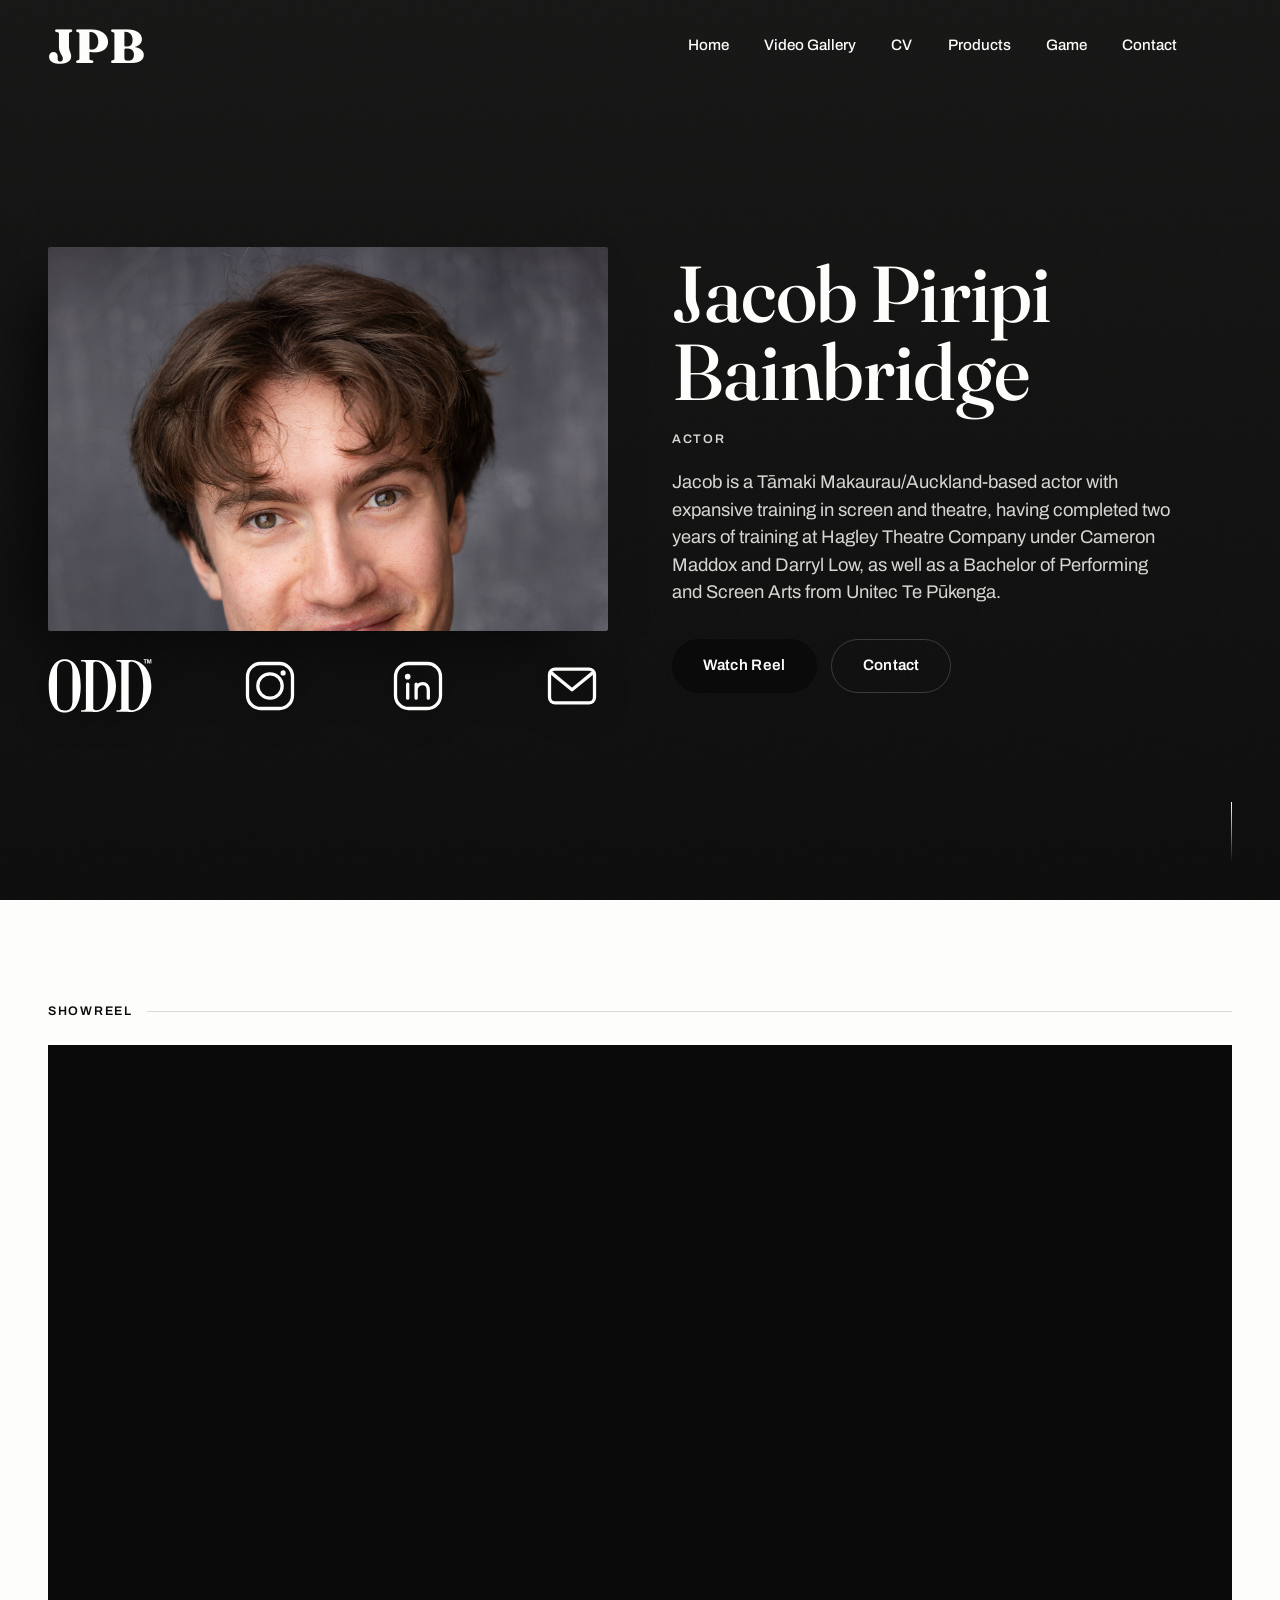
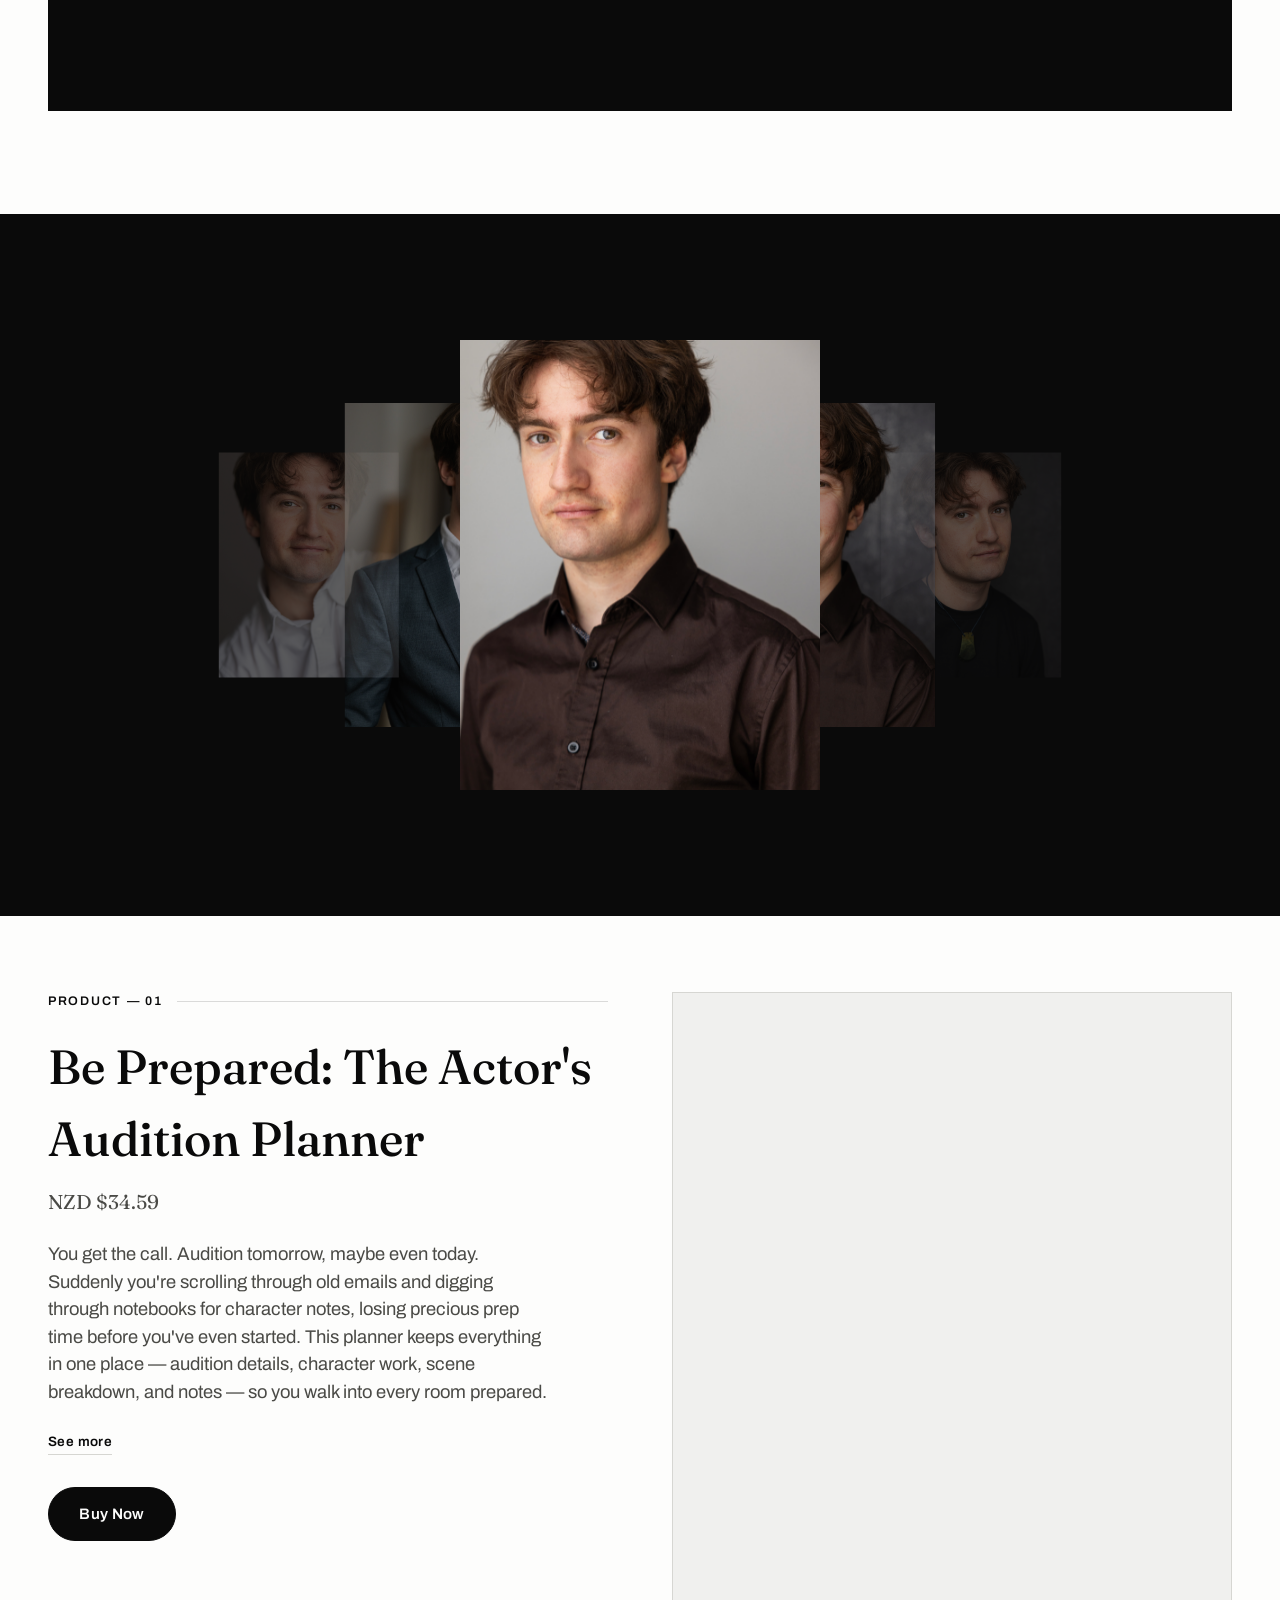
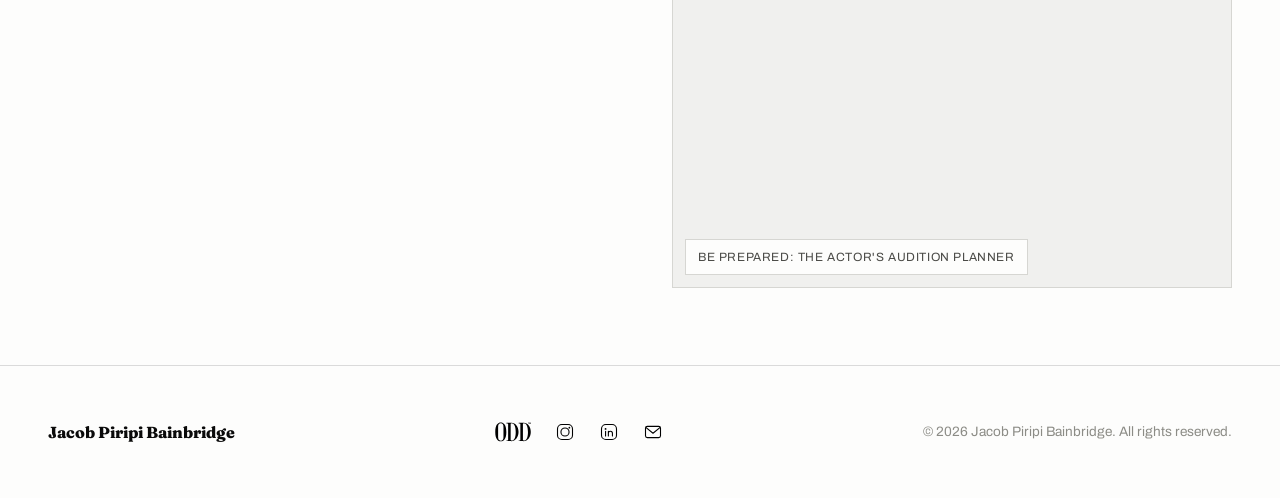
<file: index.html>
<!doctype html>
<html lang="en">
<head>
<meta charset="UTF-8">
<meta name="viewport" content="width=device-width, initial-scale=1">
<title>Jacob Piripi Bainbridge — Actor</title>
<meta name="description" content="Official portfolio of Jacob Piripi Bainbridge, actor. Showreel, photo gallery, CV, and booking contact.">
<meta property="og:url" content="https://jacobbainbridge.github.io/JPB/" />
<meta property="og:title" content="Jacob Piripi Bainbridge — Actor">
<meta property="og:description" content="Official portfolio of Jacob Piripi Bainbridge, actor.">
<meta property="og:type" content="website">
<meta property="og:image" content="https://jacobbainbridge.github.io/JPB/assets/images/og-image.jpg" />
<meta property="og:image:width" content="1200" />
<meta property="og:image:height" content="630" />
<meta property="og:image:type" content="image/jpeg" />
<link rel="preconnect" href="https://fonts.googleapis.com">
<link rel="preconnect" href="https://fonts.gstatic.com" crossorigin>
<link href="https://fonts.googleapis.com/css2?family=Archivo:wght@400;500;600;700&family=Fraunces:ital,opsz,wght@0,9..144,300;0,9..144,500;0,9..144,600;0,9..144,700;1,9..144,500&display=swap" rel="stylesheet">
<link rel="stylesheet" href="css/style.css">
<link rel="icon" type="image/svg+xml" href="assets/images/jpb-icon.svg">
<link rel="icon" type="image/png" sizes="512x512" href="assets/images/jpb-icon-512.png">
<link rel="apple-touch-icon" href="assets/images/jpb-icon-180.png">
</head>
<body>

<a class="skip-link" href="#main">Skip to content</a>

<header class="site-header" id="siteHeader">
  <div class="header-inner">
    <a href="index.html" class="wordmark">JPB</a>

    <button class="nav-toggle" id="navToggle" aria-expanded="false" aria-controls="primaryNav">
      <span class="nav-toggle-bar"></span>
      <span class="nav-toggle-bar"></span>
      <span class="nav-toggle-label">Menu</span>
    </button>

    <nav class="primary-nav" id="primaryNav" aria-label="Primary">
      <ul>
        <li><a href="index.html" aria-current="page">Home</a></li>
        <li><a href="video-gallery.html">Video Gallery</a></li>
        <li><a href="cv.html">CV</a></li>
        <li><a href="products.html">Products</a></li>
        <li><a href="game.html">Game</a></li>
        <li><a href="contact.html" class="nav-cta">Contact</a></li>
      </ul>
    </nav>
  </div>
</header>

<main id="main">

  <!-- HERO -->
  <section class="hero" aria-label="Introduction">

    <div class="hero-visual" aria-hidden="true">
      <div class="hero-bg"></div>
      <div class="hero-grain"></div>
    </div>

    <div class="hero-content">

      <div class="hero-photo-col">
        <div class="hero-photo-frame">
          <img class="hero-photo" src="assets/images/Headshot-4.jpg" alt="Jacob Piripi Bainbridge" width="1600" height="2399" loading="eager">
        </div>
        <ul class="hero-socials" aria-label="Follow Jacob">
          <li>
            <a href="https://odd.co.nz/contact/" target="_blank" rel="noopener" aria-label="Agency — Odd, opens in new tab">
              <img src="assets/images/logo-odd-white.svg" alt="" width="104" height="58">
            </a>
          </li>
          <li>
            <a href="https://www.instagram.com/jacobpiripibainbridge/" target="_blank" rel="noopener" aria-label="Instagram, opens in new tab">
              <img src="assets/images/logo-instagram-white.svg" alt="" width="60" height="60">
            </a>
          </li>
          <li>
            <a href="https://www.linkedin.com/in/jacob-bainbridge-147832246/" target="_blank" rel="noopener" aria-label="LinkedIn, opens in new tab">
              <img src="assets/images/logo-linkedin-white.svg" alt="" width="60" height="60">
            </a>
          </li>
          <li>
            <button type="button" data-email-trigger aria-label="Send a direct email">
              <img src="assets/images/logo-email-white.svg" alt="" width="60" height="60">
            </button>
          </li>
        </ul>
      </div>

      <div class="hero-text-col">
        <h1 class="hero-wordmark">Jacob&nbsp;Piripi<br>Bainbridge</h1>
        <p class="eyebrow hero-subtitle">Actor</p>
        <p class="bio-text hero-desc">
          Jacob is a Tāmaki Makaurau/Auckland-based actor with expansive training in screen and theatre, having completed two years of training at Hagley Theatre Company under Cameron Maddox and Darryl Low, as well as a Bachelor of Performing and Screen Arts from Unitec Te Pūkenga.
        </p>
        <div class="hero-actions">
          <a href="#reel" class="btn btn-primary">Watch Reel</a>
          <a href="contact.html" class="btn btn-ghost">Contact</a>
        </div>
      </div>

    </div>

    <a href="#reel" class="scroll-cue" aria-label="Scroll to showreel">
      <span class="scroll-cue-line"></span>
    </a>
  </section>

  <!-- REEL -->
  <section class="reel-section" id="reel" aria-label="Showreel">
    <div class="section-inner">
      <p class="eyebrow eyebrow--rule reel-eyebrow" id="reelEyebrow">Showreel</p>
      <div class="video-frame video-frame--large">
        <iframe
          id="heroReelFrame"
          src="https://www.youtube.com/embed/XZJoQFzggAU?rel=0&playsinline=1"
          title="Jacob Piripi Bainbridge — Showreel"
          loading="lazy"
          allow="accelerometer; autoplay; clipboard-write; encrypted-media; gyroscope; picture-in-picture"
          allowfullscreen>
        </iframe>
      </div>
    </div>
  </section>

  <!-- HEADSHOT CAROUSEL -->
  <section class="home-carousel-section" aria-label="Portrait gallery">
    <div class="home-carousel" id="homeCarousel">
      <div class="home-carousel-track" id="homeCarouselTrack">
        <button class="home-carousel-slide" type="button" data-photo-index="0" data-photo-src="assets/images/Headshot-1.jpg" data-photo-label="Headshot 1" data-label="Headshot 1" aria-label="Open headshot 1" style="background-image:url('assets/images/Headshot-1.jpg')"></button>
        <button class="home-carousel-slide" type="button" data-photo-index="1" data-photo-src="assets/images/Headshot-2.jpg" data-photo-label="Headshot 2" data-label="Headshot 2" aria-label="Open headshot 2" style="background-image:url('assets/images/Headshot-2.jpg')"></button>
        <button class="home-carousel-slide" type="button" data-photo-index="2" data-photo-src="assets/images/Headshot-3.jpg" data-photo-label="Headshot 3" data-label="Headshot 3" aria-label="Open headshot 3" style="background-image:url('assets/images/Headshot-3.jpg')"></button>
        <button class="home-carousel-slide" type="button" data-photo-index="3" data-photo-src="assets/images/Headshot-4.jpg" data-photo-label="Headshot 4" data-label="Headshot 4" aria-label="Open headshot 4" style="background-image:url('assets/images/Headshot-4.jpg')"></button>
        <button class="home-carousel-slide" type="button" data-photo-index="4" data-photo-src="assets/images/Headshot-5.jpg" data-photo-label="Headshot 5" data-label="Headshot 5" aria-label="Open headshot 5" style="background-image:url('assets/images/Headshot-5.jpg')"></button>
        <button class="home-carousel-slide" type="button" data-photo-index="5" data-photo-src="assets/images/Headshot-6.jpg" data-photo-label="Headshot 6" data-label="Headshot 6" aria-label="Open headshot 6" style="background-image:url('assets/images/Headshot-6.jpg')"></button>
        <button class="home-carousel-slide" type="button" data-photo-index="6" data-photo-src="assets/images/Headshot-7.jpg" data-photo-label="Headshot 7" data-label="Headshot 7" aria-label="Open headshot 7" style="background-image:url('assets/images/Headshot-7.jpg')"></button>
      </div>
    </div>
  </section>

  <!-- FEATURED PRODUCT -->
  <section class="product-list fade-in" aria-label="Featured product">
    <div class="section-inner">

      <div class="product-row">
        <div class="product-info">
          <p class="eyebrow eyebrow--rule">Product — 01</p>
          <h2 class="product-name">Be Prepared: The Actor's Audition Planner</h2>
          <p class="product-price">NZD $34.59</p>
          <div class="product-desc-wrap">
            <p class="bio-text product-desc">
              You get the call. Audition tomorrow, maybe even today. Suddenly you're
              scrolling through old emails and digging through notebooks for character
              notes, losing precious prep time before you've even started. This planner
              keeps everything in one place — audition details, character work, scene
              breakdown, and notes — so you walk into every room prepared.
            </p>
            <p class="bio-text product-desc product-desc-full" hidden>
              I know this because I lived it. I'm an actor myself, and I built this planner
              for me first. I needed one place to hold everything: the details, the
              character work, the scene breakdown, all of it. No more chaos, no more
              searching. Just a clear head and a focused process every time an audition
              landed in my inbox.
            </p>
            <p class="bio-text product-desc product-desc-full" hidden>
              It worked so well that I couldn't keep it to myself. Fellow actors deserve to
              walk into every room as prepared as possible, so I turned my personal system
              into something I could share. This book is my way of helping you book more
              roles, because when one of us succeeds, it lifts the whole craft.
            </p>
            <p class="bio-text product-desc product-desc-full" hidden>
              Each audition gets four pages: an Audition Details and Intention page so the
              logistics are locked in before you start creating, a Character page to dig
              into who you're playing, a Scene page for breaking down the material, and a
              Notes page left open for whatever else your process needs. The layout is kept
              minimal on purpose — every actor works differently, and it's built to serve
              your method, not replace it.
            </p>
            <p class="bio-text product-desc product-desc-full" hidden>
              There's space for 50 auditions in total — 205 sheets, 410 pages, sized at a
              travel-friendly 5" x 8" so it fits in a bag alongside your sides and
              headshots. Cream paper, sleek minimalist cover, made to feel like something
              you'll actually reach for before a callback, a self-tape, or a voice over
              session.
            </p>
            <p class="bio-text product-desc product-desc-full" hidden>
              This planner works for working actors, drama school students, self-tapers,
              and voice over artists, wherever you are in the world. It also makes a
              genuinely thoughtful gift for the actor in your life — something practical
              they'll use before every single audition.
            </p>
            <button class="product-desc-toggle" type="button" aria-expanded="false">See more</button>
          </div>
          <a href="https://www.amazon.com/dp/B0H9RCF2F1" class="btn btn-invert" target="_blank" rel="noopener">Buy Now</a>
        </div>

        <div class="product-photo-col">
          <div class="product-slideshow" id="productSlideshow-01" data-gallery="planner">
            <button class="product-slide is-active" type="button" data-photo-index="0" data-photo-label="Be Prepared: The Actor's Audition Planner" data-label="Be Prepared: The Actor's Audition Planner" data-photo-src="https://m.media-amazon.com/images/I/31Bp5kjqs8L._SL1500_.jpg" style="background-image:url('https://m.media-amazon.com/images/I/31Bp5kjqs8L._SL1500_.jpg')"></button>
          </div>
        </div>
      </div>

    </div>
  </section>

</main>

<!-- PORTRAIT MODAL -->
<div class="modal" id="portraitModal" hidden>
  <div class="modal-overlay" data-modal-close></div>
  <div class="modal-content" role="dialog" aria-modal="true" aria-labelledby="modalPortraitTitle">
    <p class="modal-wordmark" id="modalPortraitWordmark" aria-hidden="true">Jacob Piripi<br>Bainbridge</p>
    <button class="modal-close" type="button" data-modal-close aria-label="Close photo">&times;</button>
    <div class="modal-photo-frame" id="modalPortraitFrame"></div>
    <div class="modal-navbar">
      <button class="modal-nav-arrow modal-nav-prev" type="button" aria-label="Previous photo">
        <svg viewBox="0 0 24 24" aria-hidden="true"><path d="M15 5 7 12l8 7" fill="none" stroke="currentColor" stroke-width="1.6" stroke-linecap="round" stroke-linejoin="round"/></svg>
      </button>
      <p class="modal-video-title" id="modalPortraitTitle"></p>
      <button class="modal-nav-arrow modal-nav-next" type="button" aria-label="Next photo">
        <svg viewBox="0 0 24 24" aria-hidden="true"><path d="m9 5 8 7-8 7" fill="none" stroke="currentColor" stroke-width="1.6" stroke-linecap="round" stroke-linejoin="round"/></svg>
      </button>
    </div>
  </div>
</div>

<!-- PRODUCT MODAL -->
<div class="modal" id="productModal" hidden>
  <div class="modal-overlay" data-modal-close></div>
  <div class="modal-content" role="dialog" aria-modal="true" aria-labelledby="modalProductTitle">
    <p class="modal-wordmark" id="modalProductWordmark" aria-hidden="true">Jacob Piripi<br>Bainbridge</p>
    <button class="modal-close" type="button" data-modal-close aria-label="Close photo">&times;</button>
    <div class="modal-photo-frame" id="modalProductFrame"></div>
    <div class="modal-navbar">
      <button class="modal-nav-arrow modal-nav-prev" type="button" aria-label="Previous photo">
        <svg viewBox="0 0 24 24" aria-hidden="true"><path d="M15 5 7 12l8 7" fill="none" stroke="currentColor" stroke-width="1.6" stroke-linecap="round" stroke-linejoin="round"/></svg>
      </button>
      <p class="modal-video-title" id="modalProductTitle"></p>
      <button class="modal-nav-arrow modal-nav-next" type="button" aria-label="Next photo">
        <svg viewBox="0 0 24 24" aria-hidden="true"><path d="m9 5 8 7-8 7" fill="none" stroke="currentColor" stroke-width="1.6" stroke-linecap="round" stroke-linejoin="round"/></svg>
      </button>
    </div>
  </div>
</div>

<footer class="site-footer">
  <div class="section-inner footer-inner">
    <a href="index.html" class="wordmark wordmark--small">Jacob Piripi Bainbridge</a>
    <ul class="social-list social-list--footer">
      <li>
        <a href="https://odd.co.nz/contact/" target="_blank" rel="noopener" aria-label="Agency — Odd, opens in new tab">
          <img src="assets/images/logo-odd.svg" alt="Agency" width="36" height="20">
        </a>
      </li>
      <li>
        <a href="https://www.instagram.com/jacobpiripibainbridge/" target="_blank" rel="noopener" aria-label="Instagram, opens in new tab">
          <img src="assets/images/logo-instagram.svg" alt="Instagram" width="20" height="20">
        </a>
      </li>
      <li>
        <a href="https://www.linkedin.com/in/jacob-bainbridge-147832246/" target="_blank" rel="noopener" aria-label="LinkedIn, opens in new tab">
          <img src="assets/images/logo-linkedin.svg" alt="LinkedIn" width="20" height="20">
        </a>
      </li>
      <li>
        <a href="contact.html" aria-label="Email">
          <img src="assets/images/logo-email.svg" alt="Email" width="20" height="20">
        </a>
      </li>
    </ul>
    <p class="footer-meta">&copy; <span id="year"></span> Jacob Piripi Bainbridge. All rights reserved.</p>
  </div>
</footer>

<script src="js/main.js"></script>
</body>
</html>
</file>
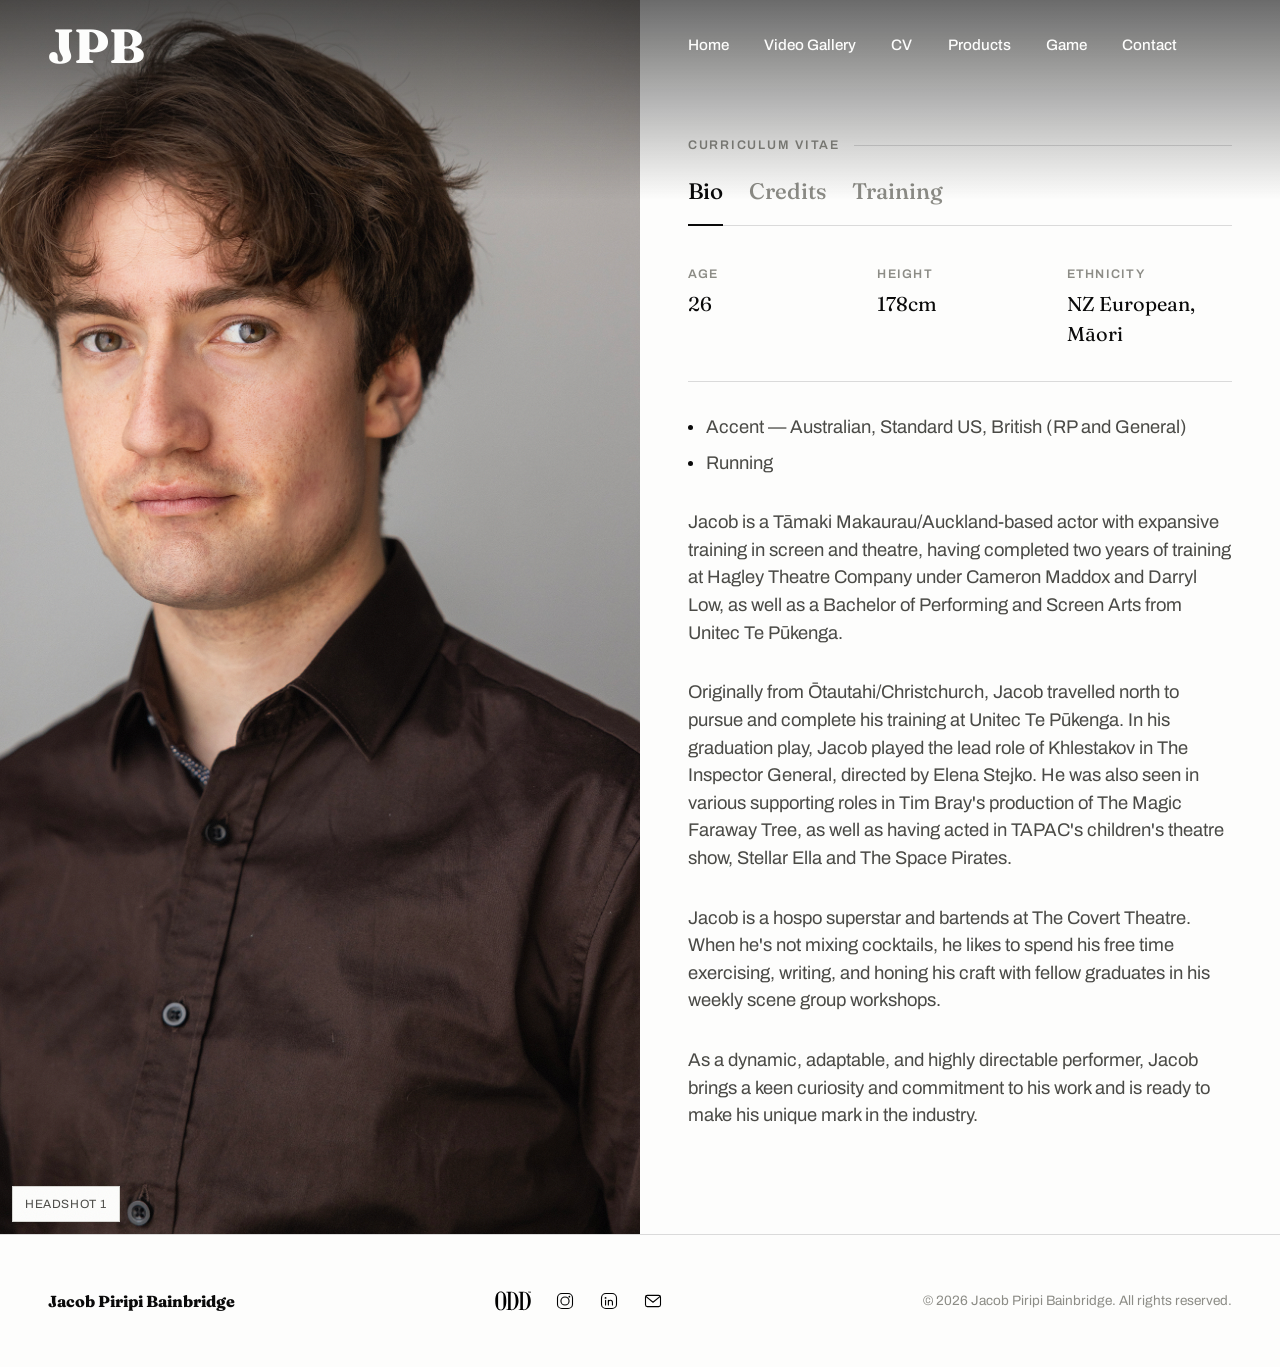
<file: cv.html>
<!doctype html>
<html lang="en">
<head>
<meta charset="UTF-8">
<meta name="viewport" content="width=device-width, initial-scale=1">
<title>CV — Jacob Piripi Bainbridge</title>
<meta name="description" content="CV of Jacob Piripi Bainbridge, actor. Screen and theatre credits, training, and biography.">
<meta property="og:url" content="https://jacobbainbridge.github.io/JPB/" />
<meta property="og:title" content="CV — Jacob Piripi Bainbridge">
<meta property="og:description" content="Screen and theatre credits, training, and biography.">
<meta property="og:type" content="website">
<meta property="og:image" content="https://jacobbainbridge.github.io/JPB/assets/images/og-image.jpg" />
<meta property="og:image:width" content="1200" />
<meta property="og:image:height" content="630" />
<meta property="og:image:type" content="image/jpeg" />
<link rel="preconnect" href="https://fonts.googleapis.com">
<link rel="preconnect" href="https://fonts.gstatic.com" crossorigin>
<link href="https://fonts.googleapis.com/css2?family=Archivo:wght@400;500;600;700&family=Fraunces:ital,opsz,wght@0,9..144,300;0,9..144,500;0,9..144,600;0,9..144,700;1,9..144,500&display=swap" rel="stylesheet">
<link rel="stylesheet" href="css/style.css">
<link rel="icon" type="image/svg+xml" href="assets/images/jpb-icon.svg">
<link rel="icon" type="image/png" sizes="512x512" href="assets/images/jpb-icon-512.png">
<link rel="apple-touch-icon" href="assets/images/jpb-icon-180.png">
</head>
<body>

<a class="skip-link" href="#main">Skip to content</a>

<header class="site-header" id="siteHeader">
  <div class="header-inner">
    <a href="index.html" class="wordmark">JPB</a>

    <button class="nav-toggle" id="navToggle" aria-expanded="false" aria-controls="primaryNav">
      <span class="nav-toggle-bar"></span>
      <span class="nav-toggle-bar"></span>
      <span class="nav-toggle-label">Menu</span>
    </button>

    <nav class="primary-nav" id="primaryNav" aria-label="Primary">
      <ul>
        <li><a href="index.html">Home</a></li>
        <li><a href="video-gallery.html">Video Gallery</a></li>
        <li><a href="cv.html" aria-current="page">CV</a></li>
        <li><a href="products.html">Products</a></li>
        <li><a href="game.html">Game</a></li>
        <li><a href="contact.html" class="nav-cta">Contact</a></li>
      </ul>
    </nav>
  </div>
</header>

<div class="cv-header-scrim" aria-hidden="true"></div>

<main id="main">

  <section class="cv-hero" aria-label="CV">

    <!-- PHOTO COLUMN -->
    <div class="cv-photo-col">
      <div class="cv-slideshow" id="cvSlideshow">
        <button class="cv-slide is-active" type="button" data-photo-index="0" data-photo-label="Headshot 1" data-photo-src="assets/images/Headshot-1.jpg" data-label="Headshot 1" aria-label="Open headshot 1" style="background-image:url('assets/images/Headshot-1.jpg')"></button>
        <button class="cv-slide" type="button" data-photo-index="1" data-photo-label="Headshot 2" data-photo-src="assets/images/Headshot-2.jpg" data-label="Headshot 2" aria-label="Open headshot 2" style="background-image:url('assets/images/Headshot-2.jpg')"></button>
        <button class="cv-slide" type="button" data-photo-index="2" data-photo-label="Headshot 3" data-photo-src="assets/images/Headshot-3.jpg" data-label="Headshot 3" aria-label="Open headshot 3" style="background-image:url('assets/images/Headshot-3.jpg')"></button>
        <button class="cv-slide" type="button" data-photo-index="3" data-photo-label="Headshot 4" data-photo-src="assets/images/Headshot-4.jpg" data-label="Headshot 4" aria-label="Open headshot 4" style="background-image:url('assets/images/Headshot-4.jpg')"></button>
        <button class="cv-slide" type="button" data-photo-index="4" data-photo-label="Headshot 5" data-photo-src="assets/images/Headshot-5.jpg" data-label="Headshot 5" aria-label="Open headshot 5" style="background-image:url('assets/images/Headshot-5.jpg')"></button>
        <button class="cv-slide" type="button" data-photo-index="5" data-photo-label="Headshot 6" data-photo-src="assets/images/Headshot-6.jpg" data-label="Headshot 6" aria-label="Open headshot 6" style="background-image:url('assets/images/Headshot-6.jpg')"></button>
        <button class="cv-slide" type="button" data-photo-index="6" data-photo-label="Headshot 7" data-photo-src="assets/images/Headshot-7.jpg" data-label="Headshot 7" aria-label="Open headshot 7" style="background-image:url('assets/images/Headshot-7.jpg')"></button>
        <div class="hero-grain" aria-hidden="true"></div>
      </div>
    </div>

    <!-- CONTENT COLUMN -->
    <div class="cv-content-col">
      <p class="eyebrow eyebrow--rule">Curriculum Vitae</p>

      <div class="cv-tablist" role="tablist" aria-label="CV sections">
        <button class="cv-tab is-active" role="tab" id="tab-bio" aria-selected="true" aria-controls="panel-bio" type="button">Bio</button>
        <button class="cv-tab" role="tab" id="tab-credits" aria-selected="false" tabindex="-1" aria-controls="panel-credits" type="button">Credits</button>
        <button class="cv-tab" role="tab" id="tab-training" aria-selected="false" tabindex="-1" aria-controls="panel-training" type="button">Training</button>
      </div>

      <div class="cv-panels">

        <!-- BIO -->
        <div class="cv-panel is-active" id="panel-bio" role="tabpanel" aria-labelledby="tab-bio" tabindex="0">
          <dl class="cv-stats">
            <div class="cv-stat"><dt>Age</dt><dd>26</dd></div>
            <div class="cv-stat"><dt>Height</dt><dd>178cm</dd></div>
            <div class="cv-stat"><dt>Ethnicity</dt><dd>NZ European, Māori</dd></div>
          </dl>

          <ul class="cv-skills">
            <li>Accent — Australian, Standard US, British (RP and General)</li>
            <li>Running</li>
          </ul>

          <p class="bio-text cv-bio-text">
            Jacob is a Tāmaki Makaurau/Auckland-based actor with expansive training in screen and theatre, having completed two years of training at Hagley Theatre Company under Cameron Maddox and Darryl Low, as well as a Bachelor of Performing and Screen Arts from Unitec Te Pūkenga.
          </p>
          <p class="bio-text cv-bio-text">
            Originally from Ōtautahi/Christchurch, Jacob travelled north to pursue and complete his training at Unitec Te Pūkenga. In his graduation play, Jacob played the lead role of Khlestakov in The Inspector General, directed by Elena Stejko. He was also seen in various supporting roles in Tim Bray's production of The Magic Faraway Tree, as well as having acted in TAPAC's children's theatre show, Stellar Ella and The Space Pirates.
          </p>
          <p class="bio-text cv-bio-text">
            Jacob is a hospo superstar and bartends at The Covert Theatre. When he's not mixing cocktails, he likes to spend his free time exercising, writing, and honing his craft with fellow graduates in his weekly scene group workshops.
          </p>
          <p class="bio-text cv-bio-text">
            As a dynamic, adaptable, and highly directable performer, Jacob brings a keen curiosity and commitment to his work and is ready to make his unique mark in the industry.
          </p>
        </div>

        <!-- CREDITS -->
        <div class="cv-panel" id="panel-credits" role="tabpanel" aria-labelledby="tab-credits" tabindex="0" hidden>

          <h2 class="cv-table-heading">Short Film</h2>
          <div class="cv-table-wrap">
            <table class="cv-table">
              <thead>
                <tr><th scope="col">Year</th><th scope="col">Title</th><th scope="col">Role</th><th scope="col">Director</th></tr>
              </thead>
              <tbody>
                <tr><td data-label="Year">2023</td><td data-label="Title">Liar</td><td data-label="Role">Jacob</td><td data-label="Director">Will Wallace</td></tr>
                <tr><td data-label="Year">2023</td><td data-label="Title">Nox</td><td data-label="Role">Chris</td><td data-label="Director">Mirene Castlefort</td></tr>
                <tr><td data-label="Year">2023</td><td data-label="Title">Our First Time</td><td data-label="Role">Harry</td><td data-label="Director">River Lily</td></tr>
                <tr><td data-label="Year">2022</td><td data-label="Title">Poker Night of the Apocalypse</td><td data-label="Role">Pestilence</td><td data-label="Director">Leo Liang</td></tr>
              </tbody>
            </table>
          </div>

          <h2 class="cv-table-heading">Theatre</h2>
          <div class="cv-table-wrap">
            <table class="cv-table">
              <thead>
                <tr><th scope="col">Year</th><th scope="col">Title</th><th scope="col">Role</th><th scope="col">Company / Director</th></tr>
              </thead>
              <tbody>
                <tr><td data-label="Year">2024</td><td data-label="Title">Stellar Ella</td><td data-label="Role">Captain Meteor/Mercury</td><td data-label="Company / Director">TAPAC — Sarah Somerville</td></tr>
                <tr><td data-label="Year">2023</td><td data-label="Title">The Inspector General</td><td data-label="Role">Khlestakov (Lead)</td><td data-label="Company / Director">Unitec Te Pūkenga — Elena Stejko</td></tr>
                <tr><td data-label="Year">2023</td><td data-label="Title">The Magic Faraway Tree</td><td data-label="Role">Saucepan Man/Ensemble</td><td data-label="Company / Director">Tim Bray Theatre Company — Tim Bray</td></tr>
                <tr><td data-label="Year">2022</td><td data-label="Title">Boys</td><td data-label="Role">Clean</td><td data-label="Company / Director">Unitec Te Pūkenga — Cherie Moore</td></tr>
                <tr><td data-label="Year">2021</td><td data-label="Title">Lock Stock and Yockey</td><td data-label="Role">Keith</td><td data-label="Company / Director">Hagley Theatre Company — Cameron Mattox</td></tr>
                <tr><td data-label="Year">2020</td><td data-label="Title">Cinderella</td><td data-label="Role">Father</td><td data-label="Company / Director">Hagley Theatre Company — Darryl Low</td></tr>
                <tr><td data-label="Year">2019</td><td data-label="Title">Very Still and Hard to See</td><td data-label="Role">Ensemble Cast</td><td data-label="Company / Director">Hagley Theatre Company — Cameron Mattox</td></tr>
                <tr><td data-label="Year">2019</td><td data-label="Title">Feather in the Web</td><td data-label="Role">Miles</td><td data-label="Company / Director">Hagley Theatre Company — Cameron Mattox</td></tr>
              </tbody>
            </table>
          </div>
        </div>

        <!-- TRAINING -->
        <div class="cv-panel" id="panel-training" role="tabpanel" aria-labelledby="tab-training" tabindex="0" hidden>
          <div class="cv-table-wrap">
            <table class="cv-table">
              <thead>
                <tr><th scope="col">Year</th><th scope="col">Course</th><th scope="col">Instructor / Institution</th></tr>
              </thead>
              <tbody>
                <tr><td data-label="Year">2025</td><td data-label="Course">Massive Essentials Intensive</td><td data-label="Instructor / Institution">Sam Scott</td></tr>
                <tr><td data-label="Year">2023</td><td data-label="Course">Bachelor of Performing and Screen Arts (Acting)</td><td data-label="Instructor / Institution">Unitec/Te Pūkenga</td></tr>
                <tr><td data-label="Year">2023</td><td data-label="Course">American Accent Workshop</td><td data-label="Instructor / Institution">Jacque Drew</td></tr>
                <tr><td data-label="Year">2023</td><td data-label="Course">Australian Accent Workshop</td><td data-label="Instructor / Institution">Alexandra Whitham</td></tr>
                <tr><td data-label="Year">2023</td><td data-label="Course">Voice Acting Workshop</td><td data-label="Instructor / Institution">Vikram Rajan</td></tr>
                <tr><td data-label="Year">2022</td><td data-label="Course">Devising Workshop</td><td data-label="Instructor / Institution">Jonathan Price</td></tr>
                <tr><td data-label="Year">2022</td><td data-label="Course">Self-Tape Workshop</td><td data-label="Instructor / Institution">David Van Horn</td></tr>
                <tr><td data-label="Year">2022</td><td data-label="Course">Theatre Acting Workshop</td><td data-label="Instructor / Institution">Benjamin Henson</td></tr>
                <tr><td data-label="Year">2022</td><td data-label="Course">Physical Theatre Workshop</td><td data-label="Instructor / Institution">Katrina George</td></tr>
                <tr><td data-label="Year">2022</td><td data-label="Course">Screen Acting Workshop</td><td data-label="Instructor / Institution">Elena Stejko</td></tr>
                <tr><td data-label="Year">2022</td><td data-label="Course">Audition Workshop</td><td data-label="Instructor / Institution">Eryn Wilson</td></tr>
                <tr><td data-label="Year">2021</td><td data-label="Course">Screen Acting Workshop</td><td data-label="Instructor / Institution">Vaughan Slinn</td></tr>
                <tr><td data-label="Year">2021</td><td data-label="Course">Physical Theatre Workshop</td><td data-label="Instructor / Institution">Fergus Aitken</td></tr>
                <tr><td data-label="Year">2020</td><td data-label="Course">Certificate of Theatre and Screen Acting</td><td data-label="Instructor / Institution">Hagley Theatre Company</td></tr>
              </tbody>
            </table>
          </div>
        </div>

      </div>
    </div>
  </section>

</main>

<!-- PHOTO MODAL -->
<div class="modal" id="photoModal" hidden>
  <div class="modal-overlay" data-modal-close></div>
  <div class="modal-content" role="dialog" aria-modal="true" aria-labelledby="modalPhotoTitle">
    <p class="modal-wordmark" id="modalPhotoWordmark" aria-hidden="true">Jacob Piripi<br>Bainbridge</p>
    <button class="modal-close" type="button" data-modal-close aria-label="Close photo">&times;</button>
    <div class="modal-photo-frame" id="modalPhotoFrame"></div>
    <div class="modal-navbar">
      <button class="modal-nav-arrow modal-nav-prev" type="button" aria-label="Previous photo">
        <svg viewBox="0 0 24 24" aria-hidden="true"><path d="M15 5 7 12l8 7" fill="none" stroke="currentColor" stroke-width="1.6" stroke-linecap="round" stroke-linejoin="round"/></svg>
      </button>
      <p class="modal-video-title" id="modalPhotoTitle"></p>
      <button class="modal-nav-arrow modal-nav-next" type="button" aria-label="Next photo">
        <svg viewBox="0 0 24 24" aria-hidden="true"><path d="m9 5 8 7-8 7" fill="none" stroke="currentColor" stroke-width="1.6" stroke-linecap="round" stroke-linejoin="round"/></svg>
      </button>
    </div>
  </div>
</div>

<footer class="site-footer">
  <div class="section-inner footer-inner">
    <a href="index.html" class="wordmark wordmark--small">Jacob Piripi Bainbridge</a>
    <ul class="social-list social-list--footer">
      <li>
        <a href="https://odd.co.nz/contact/" target="_blank" rel="noopener" aria-label="Agency — Odd, opens in new tab">
          <img src="assets/images/logo-odd.svg" alt="Agency" width="36" height="20">
        </a>
      </li>
      <li>
        <a href="https://www.instagram.com/jacobpiripibainbridge/" target="_blank" rel="noopener" aria-label="Instagram, opens in new tab">
          <img src="assets/images/logo-instagram.svg" alt="Instagram" width="20" height="20">
        </a>
      </li>
      <li>
        <a href="https://www.linkedin.com/in/jacob-bainbridge-147832246/" target="_blank" rel="noopener" aria-label="LinkedIn, opens in new tab">
          <img src="assets/images/logo-linkedin.svg" alt="LinkedIn" width="20" height="20">
        </a>
      </li>
      <li>
        <a href="contact.html" aria-label="Email">
          <img src="assets/images/logo-email.svg" alt="Email" width="20" height="20">
        </a>
      </li>
    </ul>
    <p class="footer-meta">&copy; <span id="year"></span> Jacob Piripi Bainbridge. All rights reserved.</p>
  </div>
</footer>

<script src="js/main.js"></script>
</body>
</html>
</file>
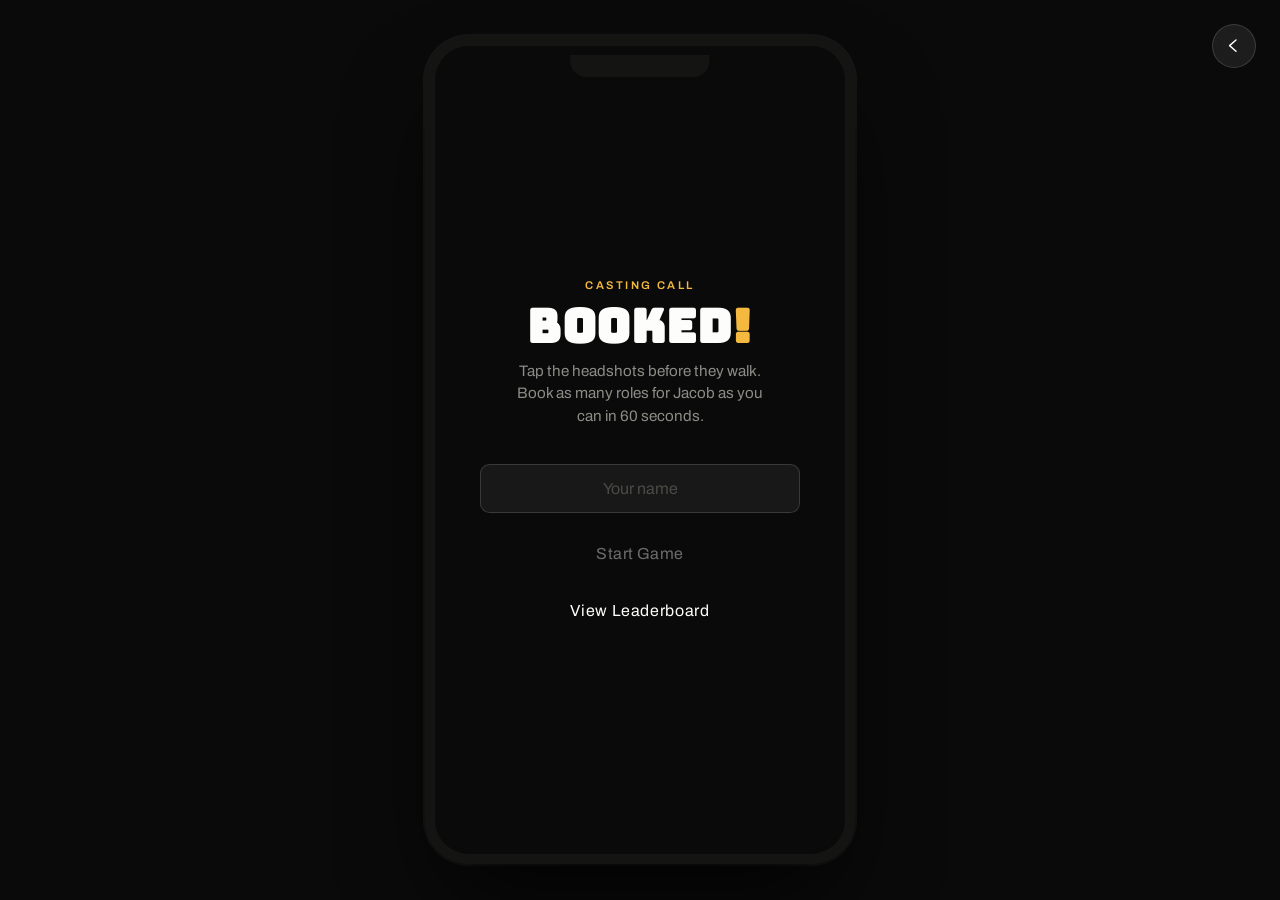
<file: game.html>
<!doctype html>
<html lang="en">
<head>
<meta charset="UTF-8">
<meta name="viewport" content="width=device-width, initial-scale=1, viewport-fit=cover, maximum-scale=1, user-scalable=no">
<title>Booked! — Aim Trainer | Jacob Piripi Bainbridge</title>
<meta name="description" content="Book Jacob for as many roles as you can in 60 seconds. A mini arcade game.">
<meta name="robots" content="noindex">
<link rel="preconnect" href="https://fonts.googleapis.com">
<link rel="preconnect" href="https://fonts.gstatic.com" crossorigin>
<link href="https://fonts.googleapis.com/css2?family=Archivo:wght@400;500;600;700&family=Bungee&display=swap" rel="stylesheet">
<link rel="stylesheet" href="assets/game/css/game.css">
<link rel="icon" type="image/svg+xml" href="assets/images/jpb-icon.svg">
</head>
<body class="game-body">

<a href="index.html" class="game-back" aria-label="Back to site">
  <svg viewBox="0 0 24 24" aria-hidden="true"><path d="M15 5 7 12l8 7" fill="none" stroke="currentColor" stroke-width="1.8" stroke-linecap="round" stroke-linejoin="round"/></svg>
</a>

<div class="phone-frame" id="phoneFrame">
  <div class="game-viewport" id="gameViewport">

    <!-- START -->
    <section class="game-screen is-active" id="screen-start">
      <p class="g-eyebrow">Casting Call</p>
      <h1 class="g-title">BOOKED<span>!</span></h1>
      <p class="g-sub">Tap the headshots before they walk. Book as many roles for Jacob as you can in 60 seconds.</p>
      <form class="g-form" id="startForm" novalidate>
        <input class="g-input" type="text" id="playerName" name="playerName" placeholder="Your name" maxlength="18" autocomplete="off" required>
        <button class="g-btn g-btn-primary" type="submit" id="startBtn" disabled>Start Game</button>
      </form>
      <button class="g-link-btn" type="button" data-open-board>View Leaderboard</button>
    </section>

    <!-- COUNTDOWN -->
    <section class="game-screen" id="screen-countdown" hidden>
      <div id="countdownDisplay"></div>
    </section>

    <!-- PLAY -->
    <section class="game-screen" id="screen-play" hidden>
      <button class="g-mute" id="muteBtn" type="button" aria-label="Mute sound" aria-pressed="false">🔊</button>
      <div class="g-hud">
        <div class="g-hud-stat">
          <span class="g-hud-label">Score</span>
          <span class="g-hud-value" id="hudScore">0</span>
        </div>
        <div class="g-hud-stat g-hud-time">
          <span class="g-hud-label">Time</span>
          <span class="g-hud-value" id="hudTime">60</span>
        </div>
        <div class="g-hud-stat g-hud-combo">
          <span class="g-hud-label">Combo</span>
          <span class="g-hud-value g-combo-value" id="hudCombo">x0</span>
        </div>
      </div>

      <div class="g-play-area" id="playArea">
        <div class="g-launcher" id="launcher">
          <span class="g-launcher-finger" aria-hidden="true">👆</span>
          <div class="g-launcher-phone" aria-hidden="true">✉️</div>
        </div>
      </div>
    </section>

    <!-- END -->
    <section class="game-screen" id="screen-end" hidden>
      <p class="g-eyebrow">Time's Up</p>
      <p class="g-score-big" id="endScore">0</p>
      <p class="g-score-label">Final Score</p>
      <p class="g-end-message" id="endMessage"></p>
      <div class="g-actions">
        <div class="g-actions-row">
          <button class="g-btn g-btn-primary" type="button" id="playAgainBtn">Play Again</button>
          <button class="g-btn g-btn-ghost" type="button" id="shareBtn">Share Score</button>
        </div>
        <div class="g-actions-row">
          <button class="g-btn g-btn-ghost" type="button" data-open-board>Leaderboard</button>
          <a class="g-btn g-btn-ghost" href="index.html">Back to Site</a>
        </div>
      </div>
    </section>

    <!-- LEADERBOARD -->
    <section class="game-screen" id="screen-leaderboard" hidden>
      <p class="g-board-title">Top Bookings</p>
      <p class="g-board-empty" id="boardEmpty" hidden>No scores yet — be the first to get booked.</p>
      <ul class="g-board-list" id="boardList"></ul>
      <button class="g-btn g-btn-ghost" type="button" id="boardBackBtn">Back</button>
    </section>

    <div class="g-toast" id="toast"></div>
  </div>
</div>

<audio id="bgMusic" loop preload="auto" src="assets/game/audio/bgm.wav"></audio>
<audio id="cheerSfx" preload="auto" src="assets/game/audio/cheer.wav"></audio>

<script src="assets/game/js/manifest.js"></script>
<script src="assets/game/js/game.js"></script>
</body>
</html>
</file>
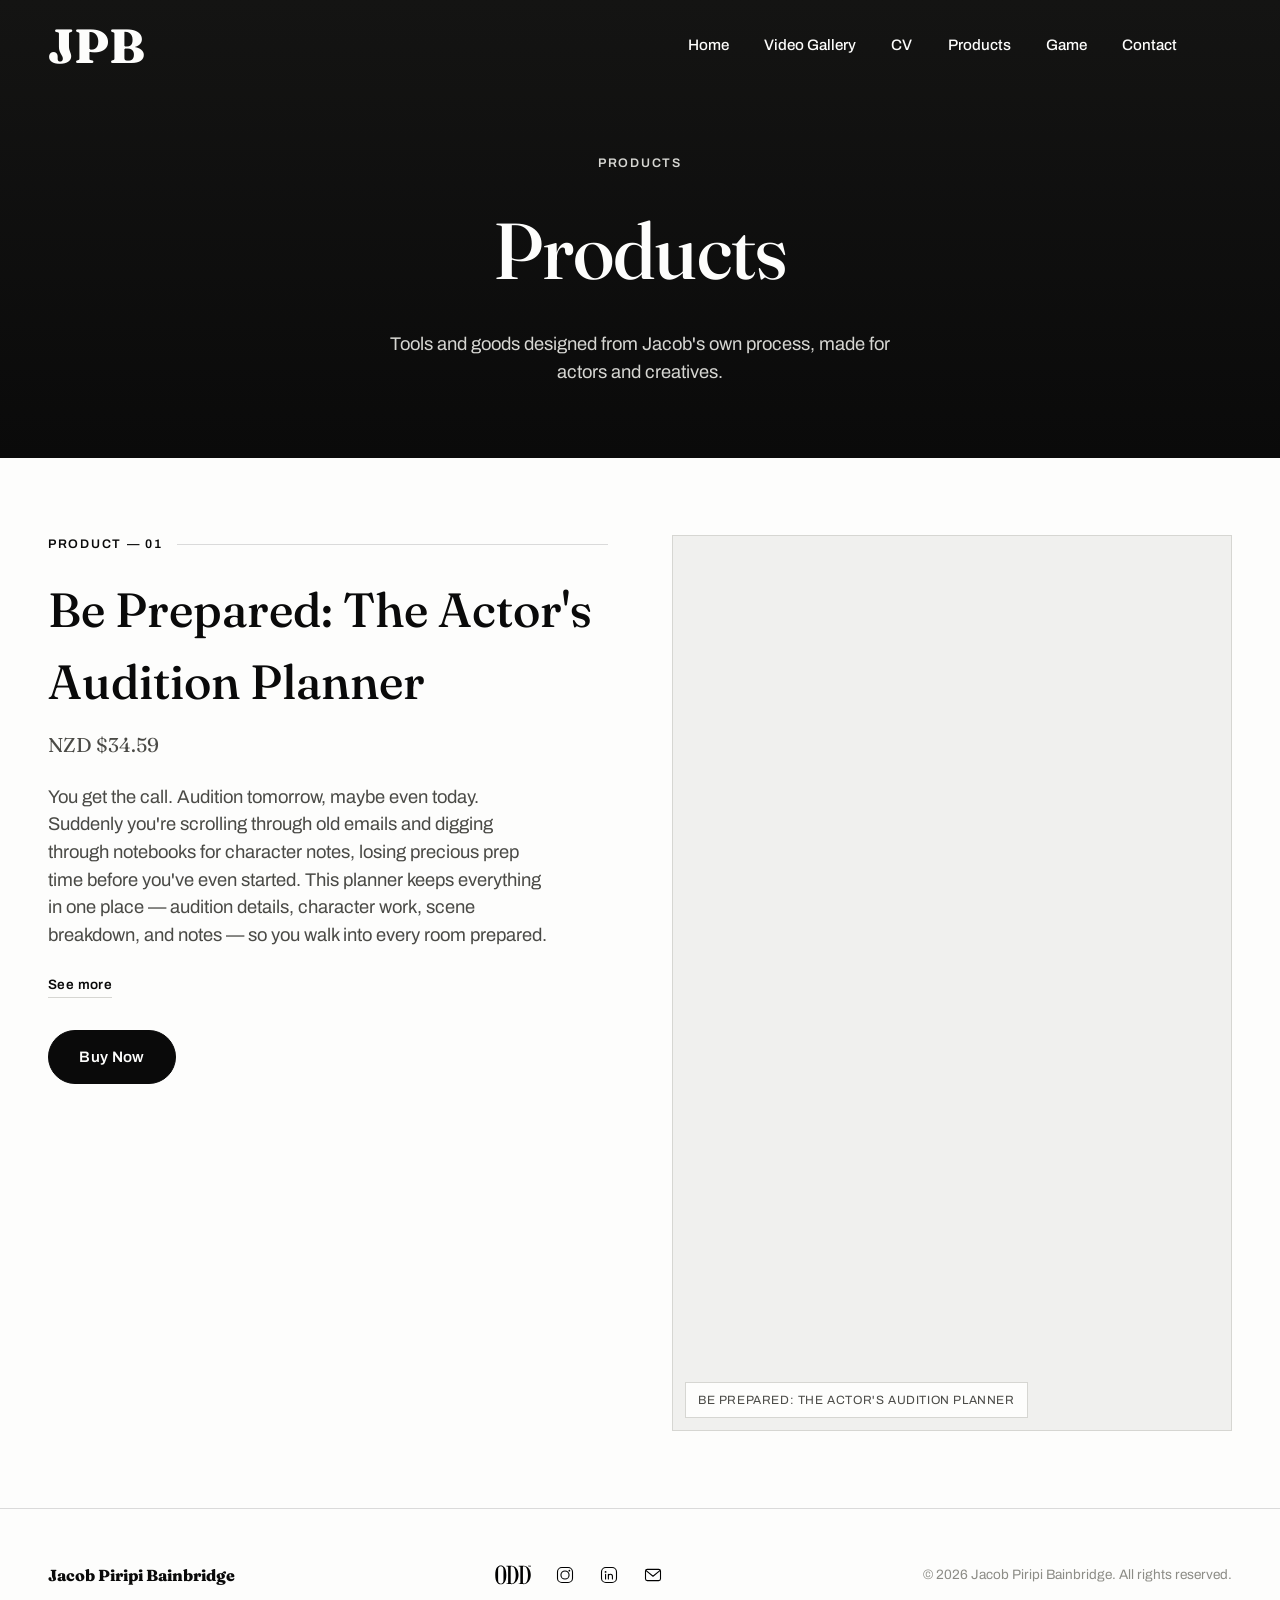
<file: products.html>
<!doctype html>
<html lang="en">
<head>
<meta charset="UTF-8">
<meta name="viewport" content="width=device-width, initial-scale=1">
<title>Products — Jacob Piripi Bainbridge</title>
<meta name="description" content="Products from Jacob Piripi Bainbridge, actor. Self-published planner and more.">
<meta property="og:url" content="https://jacobbainbridge.github.io/JPB/" />
<meta property="og:title" content="Products — Jacob Piripi Bainbridge">
<meta property="og:description" content="Self-published planner and more.">
<meta property="og:type" content="website">
<meta property="og:image" content="https://jacobbainbridge.github.io/JPB/assets/images/og-image.jpg" />
<meta property="og:image:width" content="1200" />
<meta property="og:image:height" content="630" />
<meta property="og:image:type" content="image/jpeg" />
<link rel="preconnect" href="https://fonts.googleapis.com">
<link rel="preconnect" href="https://fonts.gstatic.com" crossorigin>
<link href="https://fonts.googleapis.com/css2?family=Archivo:wght@400;500;600;700&family=Fraunces:ital,opsz,wght@0,9..144,300;0,9..144,500;0,9..144,600;0,9..144,700;1,9..144,500&display=swap" rel="stylesheet">
<link rel="stylesheet" href="css/style.css">
<link rel="icon" type="image/svg+xml" href="assets/images/jpb-icon.svg">
<link rel="icon" type="image/png" sizes="512x512" href="assets/images/jpb-icon-512.png">
<link rel="apple-touch-icon" href="assets/images/jpb-icon-180.png">
</head>
<body>

<a class="skip-link" href="#main">Skip to content</a>

<header class="site-header" id="siteHeader">
  <div class="header-inner">
    <a href="index.html" class="wordmark">JPB</a>

    <button class="nav-toggle" id="navToggle" aria-expanded="false" aria-controls="primaryNav">
      <span class="nav-toggle-bar"></span>
      <span class="nav-toggle-bar"></span>
      <span class="nav-toggle-label">Menu</span>
    </button>

    <nav class="primary-nav" id="primaryNav" aria-label="Primary">
      <ul>
        <li><a href="index.html">Home</a></li>
        <li><a href="video-gallery.html">Video Gallery</a></li>
        <li><a href="cv.html">CV</a></li>
        <li><a href="products.html" aria-current="page">Products</a></li>
        <li><a href="game.html">Game</a></li>
        <li><a href="contact.html" class="nav-cta">Contact</a></li>
      </ul>
    </nav>
  </div>
</header>

<main id="main">

  <!-- PAGE INTRO -->
  <section class="page-intro" aria-label="Products introduction">
    <div class="section-inner">
      <p class="eyebrow eyebrow--light">Products</p>
      <h1 class="page-title">Products</h1>
      <p class="bio-text page-lede">
        <!-- Placeholder copy — replace with real intro -->
        Tools and goods designed from Jacob's own process, made for actors and creatives.
      </p>
    </div>
  </section>

  <!-- PRODUCT LIST -->
  <section class="product-list" aria-label="Products">
    <div class="section-inner">

      <!-- PRODUCT — Be Prepared: The Actor's Audition Planner -->
      <div class="product-row fade-in">
        <div class="product-info">
          <p class="eyebrow eyebrow--rule">Product — 01</p>
          <h2 class="product-name">Be Prepared: The Actor's Audition Planner</h2>
          <p class="product-price">NZD $34.59</p>
          <div class="product-desc-wrap">
            <p class="bio-text product-desc">
              You get the call. Audition tomorrow, maybe even today. Suddenly you're
              scrolling through old emails and digging through notebooks for character
              notes, losing precious prep time before you've even started. This planner
              keeps everything in one place — audition details, character work, scene
              breakdown, and notes — so you walk into every room prepared.
            </p>
            <p class="bio-text product-desc product-desc-full" hidden>
              I know this because I lived it. I'm an actor myself, and I built this planner
              for me first. I needed one place to hold everything: the details, the
              character work, the scene breakdown, all of it. No more chaos, no more
              searching. Just a clear head and a focused process every time an audition
              landed in my inbox.
            </p>
            <p class="bio-text product-desc product-desc-full" hidden>
              It worked so well that I couldn't keep it to myself. Fellow actors deserve to
              walk into every room as prepared as possible, so I turned my personal system
              into something I could share. This book is my way of helping you book more
              roles, because when one of us succeeds, it lifts the whole craft.
            </p>
            <p class="bio-text product-desc product-desc-full" hidden>
              Each audition gets four pages: an Audition Details and Intention page so the
              logistics are locked in before you start creating, a Character page to dig
              into who you're playing, a Scene page for breaking down the material, and a
              Notes page left open for whatever else your process needs. The layout is kept
              minimal on purpose — every actor works differently, and it's built to serve
              your method, not replace it.
            </p>
            <p class="bio-text product-desc product-desc-full" hidden>
              There's space for 50 auditions in total — 205 sheets, 410 pages, sized at a
              travel-friendly 5" x 8" so it fits in a bag alongside your sides and
              headshots. Cream paper, sleek minimalist cover, made to feel like something
              you'll actually reach for before a callback, a self-tape, or a voice over
              session.
            </p>
            <p class="bio-text product-desc product-desc-full" hidden>
              This planner works for working actors, drama school students, self-tapers,
              and voice over artists, wherever you are in the world. It also makes a
              genuinely thoughtful gift for the actor in your life — something practical
              they'll use before every single audition.
            </p>
            <button class="product-desc-toggle" type="button" aria-expanded="false">See more</button>
          </div>
          <a href="https://www.amazon.com/dp/B0H9RCF2F1" class="btn btn-invert" target="_blank" rel="noopener">Buy Now</a>
        </div>

        <div class="product-photo-col">
          <div class="product-slideshow" id="productSlideshow-01" data-gallery="planner">
            <button class="product-slide is-active" type="button" data-photo-index="0" data-photo-label="Be Prepared: The Actor's Audition Planner" data-label="Be Prepared: The Actor's Audition Planner" data-photo-src="https://m.media-amazon.com/images/I/31Bp5kjqs8L._SL1500_.jpg" style="background-image:url('https://m.media-amazon.com/images/I/31Bp5kjqs8L._SL1500_.jpg')"></button>
          </div>
        </div>
      </div>

      <!-- Add further .product-row blocks here as new products launch -->

    </div>
  </section>

</main>

<!-- PRODUCT MODAL -->
<div class="modal" id="productModal" hidden>
  <div class="modal-overlay" data-modal-close></div>
  <div class="modal-content" role="dialog" aria-modal="true" aria-labelledby="modalProductTitle">
    <p class="modal-wordmark" id="modalProductWordmark" aria-hidden="true">Jacob Piripi<br>Bainbridge</p>
    <button class="modal-close" type="button" data-modal-close aria-label="Close photo">&times;</button>
    <div class="modal-photo-frame" id="modalProductFrame"></div>
    <div class="modal-navbar">
      <button class="modal-nav-arrow modal-nav-prev" type="button" aria-label="Previous photo">
        <svg viewBox="0 0 24 24" aria-hidden="true"><path d="M15 5 7 12l8 7" fill="none" stroke="currentColor" stroke-width="1.6" stroke-linecap="round" stroke-linejoin="round"/></svg>
      </button>
      <p class="modal-video-title" id="modalProductTitle"></p>
      <button class="modal-nav-arrow modal-nav-next" type="button" aria-label="Next photo">
        <svg viewBox="0 0 24 24" aria-hidden="true"><path d="m9 5 8 7-8 7" fill="none" stroke="currentColor" stroke-width="1.6" stroke-linecap="round" stroke-linejoin="round"/></svg>
      </button>
    </div>
  </div>
</div>


<footer class="site-footer">
  <div class="section-inner footer-inner">
    <a href="index.html" class="wordmark wordmark--small">Jacob Piripi Bainbridge</a>
    <ul class="social-list social-list--footer">
      <li>
        <a href="https://odd.co.nz/contact/" target="_blank" rel="noopener" aria-label="Agency — Odd, opens in new tab">
          <img src="assets/images/logo-odd.svg" alt="Agency" width="36" height="20">
        </a>
      </li>
      <li>
        <a href="https://www.instagram.com/jacobpiripibainbridge/" target="_blank" rel="noopener" aria-label="Instagram, opens in new tab">
          <img src="assets/images/logo-instagram.svg" alt="Instagram" width="20" height="20">
        </a>
      </li>
      <li>
        <a href="https://www.linkedin.com/in/jacob-bainbridge-147832246/" target="_blank" rel="noopener" aria-label="LinkedIn, opens in new tab">
          <img src="assets/images/logo-linkedin.svg" alt="LinkedIn" width="20" height="20">
        </a>
      </li>
      <li>
        <a href="contact.html" aria-label="Email">
          <img src="assets/images/logo-email.svg" alt="Email" width="20" height="20">
        </a>
      </li>
    </ul>
    <p class="footer-meta">&copy; <span id="year"></span> Jacob Piripi Bainbridge. All rights reserved.</p>
  </div>
</footer>

<script src="js/main.js"></script>
</body>
</html>
</file>
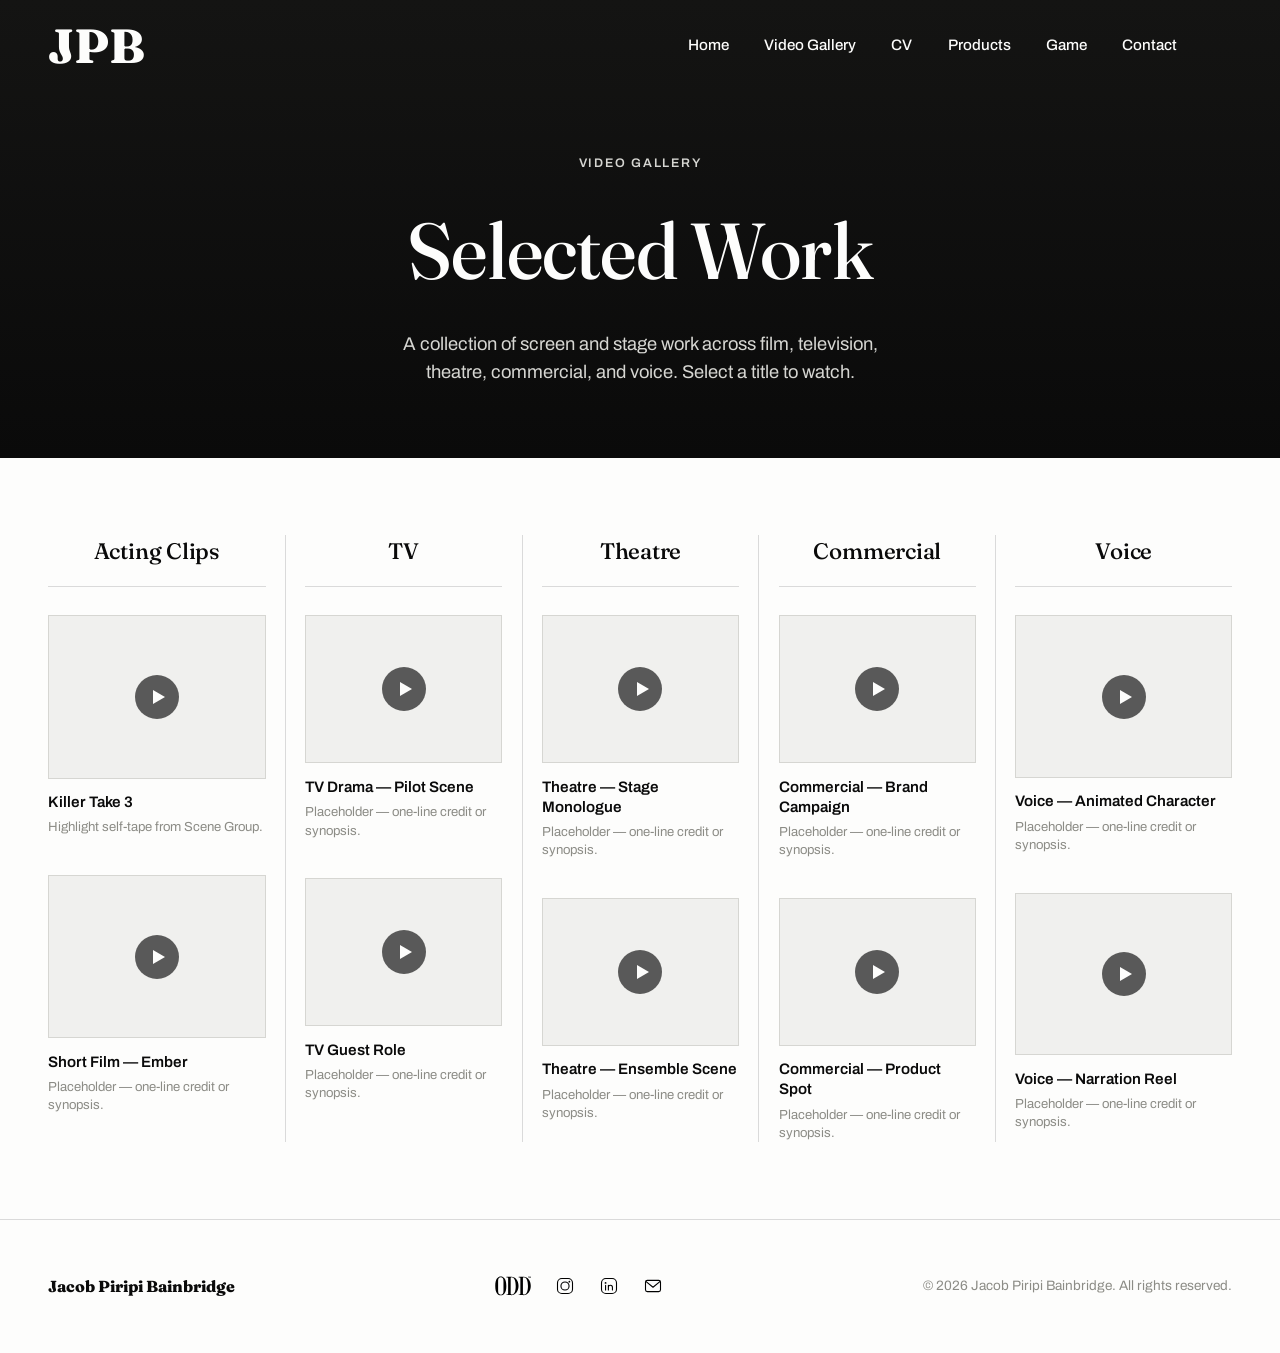
<file: video-gallery.html>
<!doctype html>
<html lang="en">
<head>
<meta charset="UTF-8">
<meta name="viewport" content="width=device-width, initial-scale=1">
<title>Video Gallery — Jacob Piripi Bainbridge</title>
<meta name="description" content="Video gallery of Jacob Piripi Bainbridge, actor. Film, TV, theatre, commercial, and voice work.">
<meta property="og:url" content="https://jacobbainbridge.github.io/JPB/" />
<meta property="og:title" content="Video Gallery — Jacob Piripi Bainbridge">
<meta property="og:description" content="Film, TV, theatre, commercial, and voice work.">
<meta property="og:type" content="website">
<meta property="og:image" content="https://jacobbainbridge.github.io/JPB/assets/images/og-image.jpg" />
<meta property="og:image:width" content="1200" />
<meta property="og:image:height" content="630" />
<meta property="og:image:type" content="image/jpeg" />
<link rel="preconnect" href="https://fonts.googleapis.com">
<link rel="preconnect" href="https://fonts.gstatic.com" crossorigin>
<link href="https://fonts.googleapis.com/css2?family=Archivo:wght@400;500;600;700&family=Fraunces:ital,opsz,wght@0,9..144,300;0,9..144,500;0,9..144,600;0,9..144,700;1,9..144,500&display=swap" rel="stylesheet">
<link rel="stylesheet" href="css/style.css">
<link rel="icon" type="image/svg+xml" href="assets/images/jpb-icon.svg">
<link rel="icon" type="image/png" sizes="512x512" href="assets/images/jpb-icon-512.png">
<link rel="apple-touch-icon" href="assets/images/jpb-icon-180.png">
</head>
<body>

<a class="skip-link" href="#main">Skip to content</a>

<header class="site-header" id="siteHeader">
  <div class="header-inner">
    <a href="index.html" class="wordmark">JPB</a>

    <button class="nav-toggle" id="navToggle" aria-expanded="false" aria-controls="primaryNav">
      <span class="nav-toggle-bar"></span>
      <span class="nav-toggle-bar"></span>
      <span class="nav-toggle-label">Menu</span>
    </button>

    <nav class="primary-nav" id="primaryNav" aria-label="Primary">
      <ul>
        <li><a href="index.html">Home</a></li>
        <li><a href="video-gallery.html" aria-current="page">Video Gallery</a></li>
        <li><a href="cv.html">CV</a></li>
        <li><a href="products.html">Products</a></li>
        <li><a href="game.html">Game</a></li>
        <li><a href="contact.html" class="nav-cta">Contact</a></li>
      </ul>
    </nav>
  </div>
</header>

<main id="main">

  <!-- PAGE INTRO -->
  <section class="page-intro" aria-label="Video gallery introduction">
    <div class="section-inner">
      <p class="eyebrow eyebrow--light">Video Gallery</p>
      <h1 class="page-title">Selected Work</h1>
      <p class="bio-text page-lede">
        <!-- Placeholder copy — replace with real intro -->
        A collection of screen and stage work across film, television, theatre,
        commercial, and voice. Select a title to watch.
      </p>
    </div>
  </section>

  <!-- VIDEO GALLERY GRID — 5 genre columns, 2 videos descending per column -->
  <section class="gallery-grid fade-in" aria-label="Videos by genre">
    <div class="section-inner">
      <div class="genre-columns">

        <!-- FILM -->
        <div class="genre-column" aria-labelledby="genre-film">
          <h2 class="genre-heading" id="genre-film">Acting Clips</h2>
          <div class="video-list">
            <!-- Placeholder: swap video IDs for real reel clips -->
            <button class="video-card" type="button" data-video-id="_ldAuZjFP0Q" data-video-title="Killer Take 3">
              <span class="video-thumb" style="background-image:url('https://img.youtube.com/vi/_ldAuZjFP0Q/hqdefault.jpg')">
                <span class="play-icon" aria-hidden="true"></span>
              </span>
              <span class="video-card-title">Killer Take 3</span>
              <span class="video-card-desc">Highlight self-tape from Scene Group.</span>
            </button>
            <button class="video-card" type="button" data-video-id="eRsGyueVLvQ" data-video-title="Short Film — Ember">
              <span class="video-thumb" style="background-image:url('https://img.youtube.com/vi/eRsGyueVLvQ/hqdefault.jpg')">
                <span class="play-icon" aria-hidden="true"></span>
              </span>
              <span class="video-card-title">Short Film — Ember</span>
              <span class="video-card-desc">Placeholder — one-line credit or synopsis.</span>
            </button>
          </div>
        </div>

        <!-- TV -->
        <div class="genre-column" aria-labelledby="genre-tv">
          <h2 class="genre-heading" id="genre-tv">TV</h2>
          <div class="video-list">
            <button class="video-card" type="button" data-video-id="TLkA0RELQ1g" data-video-title="TV Drama — Pilot Scene">
              <span class="video-thumb" style="background-image:url('https://img.youtube.com/vi/TLkA0RELQ1g/hqdefault.jpg')">
                <span class="play-icon" aria-hidden="true"></span>
              </span>
              <span class="video-card-title">TV Drama — Pilot Scene</span>
              <span class="video-card-desc">Placeholder — one-line credit or synopsis.</span>
            </button>
            <button class="video-card" type="button" data-video-id="Y-rmzh0PI3c" data-video-title="TV Guest Role">
              <span class="video-thumb" style="background-image:url('https://img.youtube.com/vi/Y-rmzh0PI3c/hqdefault.jpg')">
                <span class="play-icon" aria-hidden="true"></span>
              </span>
              <span class="video-card-title">TV Guest Role</span>
              <span class="video-card-desc">Placeholder — one-line credit or synopsis.</span>
            </button>
          </div>
        </div>

        <!-- THEATRE -->
        <div class="genre-column" aria-labelledby="genre-theatre">
          <h2 class="genre-heading" id="genre-theatre">Theatre</h2>
          <div class="video-list">
            <button class="video-card" type="button" data-video-id="eRsGyueVLvQ" data-video-title="Theatre — Stage Monologue">
              <span class="video-thumb" style="background-image:url('https://img.youtube.com/vi/eRsGyueVLvQ/hqdefault.jpg')">
                <span class="play-icon" aria-hidden="true"></span>
              </span>
              <span class="video-card-title">Theatre — Stage Monologue</span>
              <span class="video-card-desc">Placeholder — one-line credit or synopsis.</span>
            </button>
            <button class="video-card" type="button" data-video-id="YE7VzlLtp-4" data-video-title="Theatre — Ensemble Scene">
              <span class="video-thumb" style="background-image:url('https://img.youtube.com/vi/YE7VzlLtp-4/hqdefault.jpg')">
                <span class="play-icon" aria-hidden="true"></span>
              </span>
              <span class="video-card-title">Theatre — Ensemble Scene</span>
              <span class="video-card-desc">Placeholder — one-line credit or synopsis.</span>
            </button>
          </div>
        </div>

        <!-- COMMERCIAL -->
        <div class="genre-column" aria-labelledby="genre-commercial">
          <h2 class="genre-heading" id="genre-commercial">Commercial</h2>
          <div class="video-list">
            <button class="video-card" type="button" data-video-id="Y-rmzh0PI3c" data-video-title="Commercial — Brand Campaign">
              <span class="video-thumb" style="background-image:url('https://img.youtube.com/vi/Y-rmzh0PI3c/hqdefault.jpg')">
                <span class="play-icon" aria-hidden="true"></span>
              </span>
              <span class="video-card-title">Commercial — Brand Campaign</span>
              <span class="video-card-desc">Placeholder — one-line credit or synopsis.</span>
            </button>
            <button class="video-card" type="button" data-video-id="TLkA0RELQ1g" data-video-title="Commercial — Product Spot">
              <span class="video-thumb" style="background-image:url('https://img.youtube.com/vi/TLkA0RELQ1g/hqdefault.jpg')">
                <span class="play-icon" aria-hidden="true"></span>
              </span>
              <span class="video-card-title">Commercial — Product Spot</span>
              <span class="video-card-desc">Placeholder — one-line credit or synopsis.</span>
            </button>
          </div>
        </div>

        <!-- VOICE -->
        <div class="genre-column" aria-labelledby="genre-voice">
          <h2 class="genre-heading" id="genre-voice">Voice</h2>
          <div class="video-list">
            <button class="video-card" type="button" data-video-id="YE7VzlLtp-4" data-video-title="Voice — Animated Character">
              <span class="video-thumb" style="background-image:url('https://img.youtube.com/vi/YE7VzlLtp-4/hqdefault.jpg')">
                <span class="play-icon" aria-hidden="true"></span>
              </span>
              <span class="video-card-title">Voice — Animated Character</span>
              <span class="video-card-desc">Placeholder — one-line credit or synopsis.</span>
            </button>
            <button class="video-card" type="button" data-video-id="eRsGyueVLvQ" data-video-title="Voice — Narration Reel">
              <span class="video-thumb" style="background-image:url('https://img.youtube.com/vi/eRsGyueVLvQ/hqdefault.jpg')">
                <span class="play-icon" aria-hidden="true"></span>
              </span>
              <span class="video-card-title">Voice — Narration Reel</span>
              <span class="video-card-desc">Placeholder — one-line credit or synopsis.</span>
            </button>
          </div>
        </div>

      </div>
    </div>
  </section>

</main>

<!-- VIDEO MODAL -->
<div class="modal" id="videoModal" hidden>
  <div class="modal-overlay" data-modal-close></div>
  <div class="modal-content" role="dialog" aria-modal="true" aria-labelledby="modalVideoTitle">
    <p class="modal-wordmark" id="modalWordmark" aria-hidden="true">Jacob Piripi<br>Bainbridge</p>
    <button class="modal-close" type="button" data-modal-close aria-label="Close video">&times;</button>
    <div class="modal-video-frame" id="modalVideoFrame"></div>
    <div class="modal-navbar">
      <button class="modal-nav-arrow modal-nav-prev" type="button" aria-label="Previous video">
        <svg viewBox="0 0 24 24" aria-hidden="true"><path d="M15 5 7 12l8 7" fill="none" stroke="currentColor" stroke-width="1.6" stroke-linecap="round" stroke-linejoin="round"/></svg>
      </button>
      <p class="modal-video-title" id="modalVideoTitle"></p>
      <button class="modal-nav-arrow modal-nav-next" type="button" aria-label="Next video">
        <svg viewBox="0 0 24 24" aria-hidden="true"><path d="m9 5 8 7-8 7" fill="none" stroke="currentColor" stroke-width="1.6" stroke-linecap="round" stroke-linejoin="round"/></svg>
      </button>
    </div>
  </div>
</div>

<footer class="site-footer">
  <div class="section-inner footer-inner">
    <a href="index.html" class="wordmark wordmark--small">Jacob Piripi Bainbridge</a>
    <ul class="social-list social-list--footer">
      <li>
        <a href="https://odd.co.nz/contact/" target="_blank" rel="noopener" aria-label="Agency — Odd, opens in new tab">
          <img src="assets/images/logo-odd.svg" alt="Agency" width="36" height="20">
        </a>
      </li>
      <li>
        <a href="https://www.instagram.com/jacobpiripibainbridge/" target="_blank" rel="noopener" aria-label="Instagram, opens in new tab">
          <img src="assets/images/logo-instagram.svg" alt="Instagram" width="20" height="20">
        </a>
      </li>
      <li>
        <a href="https://www.linkedin.com/in/jacob-bainbridge-147832246/" target="_blank" rel="noopener" aria-label="LinkedIn, opens in new tab">
          <img src="assets/images/logo-linkedin.svg" alt="LinkedIn" width="20" height="20">
        </a>
      </li>
      <li>
        <a href="contact.html" aria-label="Email">
          <img src="assets/images/logo-email.svg" alt="Email" width="20" height="20">
        </a>
      </li>
    </ul>
    <p class="footer-meta">&copy; <span id="year"></span> Jacob Piripi Bainbridge. All rights reserved.</p>
  </div>
</footer>

<script src="js/main.js"></script>
</body>
</html>
</file>
<file: css/style.css>
/* ==========================================================================
   TOKENS
   ========================================================================== */
:root {
  /* Color — strict monochrome, filmic near-black / near-white */
  --black: #0a0a0a;
  --black-soft: #141413;
  --white: #fdfdfc;
  --gray-100: #f0f0ee;
  --gray-300: #d6d6d2;
  --gray-500: #8c8c86;
  --gray-700: #4a4a46;
  --gray-900: #1c1c1a;
  --line-on-dark: rgba(253, 253, 252, 0.18);
  --line-on-light: rgba(10, 10, 10, 0.14);

  /* Type */
  --font-display: 'Fraunces', Georgia, serif;
  --font-body: 'Archivo', -apple-system, sans-serif;

  --step-h1: clamp(2.75rem, 4vw + 1.75rem, 6rem);
  --step-h2: clamp(1.9rem, 2.3vw + 1.3rem, 3rem);
  --step-eyebrow: 0.78rem;
  --step-body: clamp(1rem, 0.4vw + 0.9rem, 1.15rem);

  /* Layout */
  --content-max: 1280px;
  --gutter: clamp(1.25rem, 4vw, 3rem);
  --section-pad: clamp(4rem, 8vw, 7rem);

  /* Motion */
  --ease: cubic-bezier(0.22, 1, 0.36, 1);
  --dur: 0.7s;
}

/* ==========================================================================
   RESET
   ========================================================================== */
*, *::before, *::after { box-sizing: border-box; }
html { scroll-behavior: smooth; }
body {
  margin: 0;
  background: var(--white);
  color: var(--black);
  font-family: var(--font-body);
  font-size: var(--step-body);
  line-height: 1.5;
  -webkit-font-smoothing: antialiased;
}
img { max-width: 100%; display: block; }
a { color: inherit; text-decoration: none; }
ul { list-style: none; margin: 0; padding: 0; }
h1, h2, h3 { font-family: var(--font-display); margin: 0; }
button { font: inherit; background: none; border: 0; cursor: pointer; color: inherit; }

.skip-link {
  position: absolute;
  left: -999px;
  top: 0;
  background: var(--white);
  color: var(--black);
  padding: 0.75rem 1.25rem;
  z-index: 200;
}
.skip-link:focus {
  left: var(--gutter);
  top: var(--gutter);
}

:focus-visible {
  outline: 2px solid var(--black);
  outline-offset: 3px;
}
.hero :focus-visible,
.home-carousel :focus-visible {
  outline-color: var(--white);
}

.section-inner {
  max-width: var(--content-max);
  margin-inline: auto;
  padding-inline: var(--gutter);
}

/* ==========================================================================
   SHARED COMPONENTS
   ========================================================================== */
.eyebrow {
  font-family: var(--font-body);
  font-size: var(--step-eyebrow);
  font-weight: 600;
  letter-spacing: 0.14em;
  text-transform: uppercase;
  margin: 0 0 1.25rem;
}
.eyebrow--rule {
  display: flex;
  align-items: center;
  gap: 0.9rem;
}
.eyebrow--rule::after {
  content: '';
  flex: 1;
  height: 1px;
  background: var(--line-on-light);
}
.eyebrow--light { color: var(--gray-500); }

.btn {
  display: inline-flex;
  align-items: center;
  justify-content: center;
  padding: 0.9rem 1.9rem;
  font-size: 0.95rem;
  font-weight: 600;
  letter-spacing: 0.02em;
  border: 1px solid currentColor;
  border-radius: 999px;
  transition: background var(--dur) var(--ease), color var(--dur) var(--ease), border-color var(--dur) var(--ease);
}
.btn-primary {
  background: var(--black);
  color: var(--white);
  border-color: var(--black);
}
.btn-primary:hover { background: var(--gray-900); }
.btn-outline {
  background: transparent;
  color: var(--black);
  border-color: var(--gray-300);
}
.btn-outline:hover { border-color: var(--black); }
.btn-ghost {
  background: transparent;
  color: var(--white);
  border-color: var(--line-on-dark);
}
.btn-ghost:hover { border-color: var(--white); }
.btn-invert {
  background: var(--black);
  color: var(--white);
  border-color: var(--black);
}
.btn-invert:hover {
  background: var(--white);
  color: var(--black);
}

.hero-actions {
  display: flex;
  flex-wrap: wrap;
  gap: 0.9rem;
  margin-top: 1.75rem;
}

.bio-text {
  color: var(--gray-700);
  max-width: 46ch;
  margin: 0 0 2rem;
}

/* Placeholder media block — swap with real <img>/<video> later */
.media-placeholder {
  position: relative;
  width: 100%;
  aspect-ratio: 4 / 5;
  background: repeating-linear-gradient(135deg, var(--gray-100), var(--gray-100) 10px, var(--white) 10px, var(--white) 20px);
  border: 1px solid var(--gray-300);
  display: flex;
  align-items: flex-end;
  overflow: hidden;
}
.media-placeholder::after {
  content: attr(data-label);
  font-size: 0.75rem;
  letter-spacing: 0.05em;
  text-transform: uppercase;
  color: var(--gray-700);
  background: var(--white);
  padding: 0.5rem 0.75rem;
  margin: 0.75rem;
  border: 1px solid var(--gray-300);
}

/* Fade-in on scroll */
.fade-in {
  opacity: 0;
  transform: translateY(24px);
  transition: opacity 0.9s var(--ease), transform 0.9s var(--ease);
}
.fade-in.is-visible {
  opacity: 1;
  transform: translateY(0);
}

/* ==========================================================================
   HEADER / NAV
   ========================================================================== */
.site-header {
  position: fixed;
  inset-inline: 0;
  top: 0;
  z-index: 100;
  padding-block: 1.1rem;
  transition: background var(--dur) var(--ease), padding var(--dur) var(--ease), border-color var(--dur) var(--ease);
  border-bottom: 1px solid transparent;
}
.site-header.is-scrolled {
  background: rgba(253, 253, 252, 0.92);
  backdrop-filter: blur(10px);
  border-bottom-color: var(--line-on-light);
  padding-block: 0.7rem;
}
.header-inner {
  max-width: var(--content-max);
  margin-inline: auto;
  padding-inline: var(--gutter);
  display: flex;
  align-items: center;
  justify-content: space-between;
}
.wordmark {
  font-family: var(--font-display);
  font-size: 3.0rem;
  line-height: 1.15;
  font-weight: 800;
  color: var(--white);
  transition: color var(--dur) var(--ease);
}
.site-header.is-scrolled .wordmark { color: var(--black); }
.wordmark--small { color: var(--black); font-size: 1rem; }

.nav-toggle {
  display: flex;
  align-items: center;
  gap: 0.6rem;
  color: var(--white);
  transition: color var(--dur) var(--ease);
  z-index: 110;
}
.site-header.is-scrolled .nav-toggle,
.nav-open .nav-toggle { color: var(--black); }
.nav-toggle-bar {
  width: 22px;
  height: 1.5px;
  background: currentColor;
  display: block;
}
.nav-toggle-label { font-size: 0.85rem; font-weight: 600; }

.primary-nav {
  position: fixed;
  top: 0;
  left: 0;
  right: 0;
  height: 100vh;
  height: 100lvh;
  z-index: 105;
  background: var(--white);
  display: flex;
  align-items: center;
  justify-content: center;
  overflow: hidden;
  transform: translateY(-100%);
  visibility: hidden;
  transition: transform var(--dur) var(--ease), visibility 0s linear var(--dur);
  will-change: transform;
}
.nav-open .primary-nav {
  visibility: visible;
  transition: transform var(--dur) var(--ease), visibility 0s linear 0s;
}
.nav-open .primary-nav { transform: translateY(0); }
.primary-nav ul {
  display: flex;
  flex-direction: column;
  gap: 1.5rem;
  text-align: center;
}
.primary-nav a {
  font-family: var(--font-display);
  font-size: 2.0rem;
}
.nav-cta { color: var(--gray-500); }

@media (min-width: 900px) {
  .header-inner {
    display: grid;
    grid-template-columns: 1fr 1fr;
    align-items: center;
  }
  .nav-toggle { display: none; }
  .primary-nav {
    position: static;
    top: auto;
    left: auto;
    right: auto;
    height: auto;
    z-index: auto;
    background: none;
    transform: none;
    visibility: visible;
    overflow: visible;
    display: block;
    padding-left: var(--gutter);
  }
  .primary-nav ul {
    flex-direction: row;
    justify-content: flex-start;
    gap: 2.2rem;
  }
  .primary-nav a {
    font-family: var(--font-body);
    font-size: 0.95rem;
    font-weight: 500;
    color: var(--white);
    transition: color var(--dur) var(--ease), opacity var(--dur) var(--ease);
  }
  .primary-nav a:hover { opacity: 0.7; }
  .site-header.is-scrolled .primary-nav a { color: var(--black); }
}

/* ==========================================================================
   HERO
   ========================================================================== */
.hero {
  position: relative;
  background: var(--black);
  color: var(--white);
}
.hero-visual {
  position: sticky;
  top: 0;
  height: 100svh;
  overflow: hidden;
}
.hero-bg {
  position: absolute;
  inset: 0;
  background: linear-gradient(180deg, var(--black-soft) 0%, var(--black) 100%);
}
.hero-grain {
  position: absolute;
  inset: 0;
  z-index: 2;
  opacity: 0.05;
  pointer-events: none;
  background-image: url("data:image/svg+xml,%3Csvg xmlns='http://www.w3.org/2000/svg' width='120' height='120'%3E%3Cfilter id='n'%3E%3CfeTurbulence type='fractalNoise' baseFrequency='0.9' numOctaves='2' stitchTiles='stitch'/%3E%3C/filter%3E%3Crect width='100%25' height='100%25' filter='url(%23n)'/%3E%3C/svg%3E");
}
.hero-content {
  position: relative;
  z-index: 3;
  margin-top: calc(-1 * 100svh);
  min-height: 100svh;
  display: grid;
  grid-template-columns: 1fr;
  grid-template-areas: "text" "photo";
  align-content: center;
  gap: clamp(2.5rem, 6vw, 4rem);
  max-width: var(--content-max);
  margin-inline: auto;
  padding: clamp(6.5rem, 16vw, 8.5rem) var(--gutter) clamp(3rem, 6vw, 4.5rem);
}

.hero-photo-col { grid-area: photo; }
.hero-text-col { grid-area: text; }

.hero-photo-frame {
  width: min(100%, 320px);
  margin-inline: auto;
}
.hero-photo {
  width: 100%;
  height: auto;
  display: block;
  border-radius: 2px;
  box-shadow: 0 30px 60px -20px rgba(0, 0, 0, 0.65);
}

.hero-socials {
  display: flex;
  justify-content: space-between;
  align-items: center;
  width: min(100%, 320px);
  margin: 1.5rem auto 0;
}
.hero-socials a,
.hero-socials button {
  display: flex;
  color: var(--white);
  filter: drop-shadow(0 4px 14px rgba(0, 0, 0, 0.5));
  transition: opacity var(--dur) var(--ease);
}
.hero-socials a:hover,
.hero-socials button:hover { opacity: 0.65; }

.hero-text-col {
  text-align: center;
  filter: drop-shadow(0 4px 18px rgba(0, 0, 0, 0.55));
}
.hero-wordmark {
  font-family: var(--font-display);
  font-weight: 500;
  font-size: var(--step-h1);
  line-height: 0.98;
  letter-spacing: -0.01em;
  margin-bottom: 1.25rem;
}
.hero-subtitle {
  color: var(--gray-300);
  margin-bottom: 1.25rem;
}
.hero-desc {
  color: var(--gray-300);
  max-width: 46ch;
  margin: 0 auto 2rem;
}
.hero-text-col .hero-actions { justify-content: center; }

.scroll-cue {
  position: absolute;
  bottom: clamp(1.5rem, 3vw, 2.5rem);
  right: var(--gutter);
  z-index: 4;
  width: 1px;
  height: 60px;
}
.scroll-cue-line {
  display: block;
  width: 1px;
  height: 100%;
  background: linear-gradient(var(--white), transparent);
  animation: cueMove 2.2s var(--ease) infinite;
}
@keyframes cueMove {
  0% { transform: scaleY(0); transform-origin: top; }
  50% { transform: scaleY(1); transform-origin: top; }
  50.01% { transform-origin: bottom; }
  100% { transform: scaleY(0); transform-origin: bottom; }
}

@media (min-width: 900px) {
  .hero-content {
    grid-template-columns: 1fr 1fr;
    grid-template-areas: "photo text";
    align-items: start;
    text-align: left;
  }
  .hero-photo-frame,
  .hero-socials { width: 100%; margin-inline: 0; }
  .hero-photo {
    height: clamp(24rem, 30vw, 38rem);
    object-fit: cover;
    object-position: top;
    box-shadow: -30px 24px 60px -18px rgba(0, 0, 0, 0.7);
  }
  .hero-text-col {
    text-align: left;
    padding-top: 0.5rem;
    filter: none;
  }
  .hero-desc { margin-inline: 0; }
  .hero-text-col .hero-actions { justify-content: flex-start; }
}

/* ==========================================================================
   REEL + BIO
   ========================================================================== */
.reel-section { padding-block: var(--section-pad); }
.reel-eyebrow { margin-bottom: 1.5rem; }
.video-frame {
  position: relative;
  width: 100%;
  aspect-ratio: 16 / 9;
  background: var(--black);
  margin-bottom: 1.75rem;
}
.video-frame iframe {
  position: absolute;
  inset: 0;
  width: 100%;
  height: 100%;
  border: 0;
}
.video-frame--large {
  max-width: 1400px;
  margin-bottom: 0;
}

/* ==========================================================================
   HOME CAROUSEL — coverflow-style headshot carousel
   ========================================================================== */
.home-carousel-section {
  background: var(--black);
  overflow: hidden;
}
.home-carousel {
  position: relative;
  height: 78svh;
}
.home-carousel-track {
  position: relative;
  width: 100%;
  height: 100%;
}
.home-carousel-slide {
  position: absolute;
  top: 50%;
  left: 50%;
  width: min(46vw, 360px);
  aspect-ratio: 4 / 5;
  padding: 0;
  border: 0;
  background-color: var(--gray-900);
  background-size: cover;
  background-position: center;
  transform: translate(-50%, -50%);
  transition: transform 1.6s var(--ease), opacity 1.6s var(--ease), filter 1.6s var(--ease);
  will-change: transform, opacity;
}
.home-carousel-slide:focus-visible { outline-color: var(--white); outline-offset: 4px; }

@media (max-width: 700px) {
  .home-carousel { height: 62svh; }
  .home-carousel-slide { width: min(62vw, 300px); }
}

/* ==========================================================================
   PRODUCT
   ========================================================================== */
.product-section { padding-block: var(--section-pad); }
.product-grid {
  display: grid;
  gap: clamp(2.5rem, 5vw, 4rem);
}
.product-title {
  font-size: var(--step-h2);
  font-weight: 500;
  margin-bottom: 1.25rem;
}
.product-gallery {
  display: grid;
  gap: 1rem;
  grid-template-columns: repeat(3, 1fr);
}
.product-gallery .media-placeholder { aspect-ratio: 3 / 4; }

@media (min-width: 900px) {
  .product-grid { grid-template-columns: 2fr 1fr; }
  .product-gallery { grid-template-columns: 1fr; }
}

/* ==========================================================================
   FOOTER
   ========================================================================== */
.site-footer {
  padding-block: clamp(2.5rem, 5vw, 3.5rem);
  border-top: 1px solid var(--line-on-light);
}
.footer-inner {
  display: flex;
  flex-direction: column;
  gap: 1.5rem;
  align-items: center;
  text-align: center;
}
.social-list {
  display: flex;
  flex-wrap: wrap;
  gap: 0.5rem 2.2rem;
}
.social-list a {
  font-family: var(--font-display);
  transition: opacity var(--dur) var(--ease);
}
.social-list a:hover,
.social-list button:hover { opacity: 0.6; }

.social-list--footer {
  align-items: center;
  gap: 1.5rem;
}
.social-list--footer a,
.social-list--footer button {
  display: flex;
  align-items: center;
  color: var(--black);
}
.social-list--footer img { height: 20px; width: auto; }
.footer-meta { color: var(--gray-500); font-size: 0.85rem; margin: 0; }

@media (min-width: 700px) {
  .footer-inner { flex-direction: row; justify-content: space-between; text-align: left; }
}

/* ==========================================================================
   PAGE INTRO (interior pages) — dark band so header nav (white text) stays
   legible without a hero photo; page content below returns to white.
   ========================================================================== */
.page-intro {
  min-height: 50vh;
  display: flex;
  align-items: center;
  justify-content: center;
  text-align: center;
  background: linear-gradient(180deg, var(--black-soft) 0%, var(--black) 100%);
  color: var(--white);
  padding-block: clamp(7rem, 12vw, 10rem) clamp(3rem, 6vw, 4.5rem);
}
.page-intro .section-inner {
  display: flex;
  flex-direction: column;
  align-items: center;
}
.page-intro .eyebrow { color: var(--gray-300); }
.page-title {
  font-size: var(--step-h1);
  font-weight: 500;
  letter-spacing: -0.01em;
  margin-bottom: 1.25rem;
}
.page-lede {
  color: var(--gray-300);
  margin: 0 auto;
}

/* ==========================================================================
   VIDEO GALLERY — genre columns, side by side
   ========================================================================== */
.gallery-grid {
  padding-block: clamp(3rem, 6vw, 5rem);
}

.genre-columns {
  display: grid;
  grid-template-columns: repeat(5, 1fr);
}

.genre-column {
  min-width: 0; /* let tracks stay equal — don't grow to fit unbreakable words */
  padding-inline: clamp(0.75rem, 1.5vw, 1.5rem);
  border-left: 1px solid var(--line-on-light);
}
.genre-column:first-child {
  border-left: 0;
  padding-left: 0;
}
.genre-column:last-child {
  padding-right: 0;
}

.genre-heading {
  font-family: var(--font-display);
  font-size: clamp(0.95rem, 1.3vw + 0.5rem, 1.4rem);
  font-weight: 500;
  letter-spacing: -0.01em;
  text-align: center;
  white-space: nowrap;
  margin: 0 0 1.75rem;
  padding-bottom: 1.1rem;
  border-bottom: 1px solid var(--line-on-light);
}

.video-list {
  display: flex;
  flex-direction: column;
  gap: clamp(2rem, 3vw, 3rem);
}

.video-card {
  display: flex;
  flex-direction: column;
  text-align: left;
  padding: 0;
  border: 0;
  background: none;
}

.video-thumb {
  position: relative;
  width: 100%;
  aspect-ratio: 4 / 3;
  background-color: var(--gray-100);
  background-size: cover;
  background-position: center;
  border: 1px solid var(--gray-300);
  transition: opacity var(--dur) var(--ease);
}
.video-card:hover .video-thumb,
.video-card:focus-visible .video-thumb { opacity: 0.85; }

.play-icon {
  position: absolute;
  top: 50%;
  left: 50%;
  transform: translate(-50%, -50%);
  width: 2.75rem;
  height: 2.75rem;
  border-radius: 50%;
  background: rgba(10, 10, 10, 0.65);
}
.play-icon::after {
  content: '';
  position: absolute;
  top: 50%;
  left: 55%;
  transform: translate(-50%, -50%);
  border-style: solid;
  border-width: 0.45rem 0 0.45rem 0.75rem;
  border-color: transparent transparent transparent var(--white);
}

.video-card-title {
  display: block;
  font-size: 0.95rem;
  font-weight: 600;
  color: var(--black);
  margin-top: 0.9rem;
  line-height: 1.3;
}
.video-card-desc {
  display: block;
  font-size: 0.82rem;
  color: var(--gray-500);
  margin-top: 0.35rem;
  line-height: 1.4;
}
.video-card:hover .video-card-title,
.video-card:focus-visible .video-card-title { opacity: 0.6; }

@media (max-width: 900px) {
  .genre-columns {
    grid-template-columns: 1fr;
  }
  .genre-column {
    border-left: 0;
    border-top: 1px solid var(--line-on-light);
    padding-inline: 0;
    padding-block: clamp(2rem, 5vw, 3rem) 0;
  }
  .genre-column:first-child { border-top: 0; padding-top: 0; }
  .genre-heading { font-size: 1.5rem; white-space: normal; }
  .video-list {
    flex-direction: row;
    overflow-x: auto;
    gap: 1.5rem;
    padding-bottom: 0.5rem;
    scroll-snap-type: x proximity;
  }
  .video-card {
    flex: 0 0 min(70vw, 320px);
    scroll-snap-align: start;
  }
}

/* ==========================================================================
   PRODUCTS PAGE — simple divided list, 1:1 gallery per product
   ========================================================================== */
.product-list {
  padding-block: clamp(3rem, 6vw, 5rem);
}

.product-row {
  display: grid;
  gap: clamp(2.5rem, 5vw, 4rem);
  padding-block: clamp(3rem, 6vw, 4rem);
  border-top: 1px solid var(--line-on-light);
}
.product-row:first-child {
  border-top: 0;
  padding-top: 0;
}
.product-row:last-child { padding-bottom: 0; }

.product-name {
  font-size: var(--step-h2);
  font-weight: 500;
  margin-bottom: 1.25rem;
}
.product-desc { margin-bottom: 1.25rem; }
.product-desc-full { margin-bottom: 1.25rem; }
.product-desc-wrap { margin-bottom: 2rem; }

.product-price {
  font-family: var(--font-display);
  font-size: 1.25rem;
  color: var(--gray-700);
  margin: -0.5rem 0 1.5rem;
}

.product-desc-toggle {
  font-size: 0.85rem;
  font-weight: 600;
  letter-spacing: 0.03em;
  color: var(--black);
  border-bottom: 1px solid var(--gray-300);
  padding: 0 0 0.15rem;
  transition: opacity var(--dur) var(--ease), border-color var(--dur) var(--ease);
}
.product-desc-toggle:hover { opacity: 0.6; border-color: var(--black); }

.product-photo-col { width: 100%; }

.product-slideshow {
  position: relative;
  width: 100%;
  max-width: 32rem;
  aspect-ratio: 5 / 8;
  border: 1px solid var(--gray-300);
  overflow: hidden;
}
.product-slide {
  position: absolute;
  inset: 0;
  width: 100%;
  height: 100%;
  padding: 0;
  border: 0;
  background-color: var(--gray-100);
  background-image: repeating-linear-gradient(135deg, var(--gray-100), var(--gray-100) 10px, var(--white) 10px, var(--white) 20px);
  background-size: contain;
  background-repeat: no-repeat;
  background-position: center;
  opacity: 0;
  transition: opacity 1.4s var(--ease);
}
.product-slide.is-active { opacity: 1; }
.product-slide::after {
  content: attr(data-label);
  position: absolute;
  left: 0.75rem;
  bottom: 0.75rem;
  font-size: 0.75rem;
  letter-spacing: 0.05em;
  text-transform: uppercase;
  color: var(--gray-700);
  background: var(--white);
  padding: 0.5rem 0.75rem;
  border: 1px solid var(--gray-300);
}

@media (min-width: 900px) {
  .product-row { grid-template-columns: 1fr 1fr; align-items: start; }
  .product-slideshow { max-width: none; }
}

/* ==========================================================================
   VIDEO MODAL
   ========================================================================== */
.modal {
  position: fixed;
  inset: 0;
  z-index: 200;
  display: flex;
  align-items: center;
  justify-content: center;
  padding: var(--gutter);
}
.modal[hidden] { display: none; }
.modal-overlay {
  position: absolute;
  inset: 0;
  background: rgba(10, 10, 10, 0.92);
}
.modal-content {
  position: relative;
  z-index: 1;
  width: 100%;
  max-width: 960px;
}
.modal-wordmark {
  font-family: var(--font-display);
  font-weight: 600;
  font-size: clamp(2.1rem, 2.4vw + 1.5rem, 3.375rem);
  line-height: 1.15;
  color: var(--white);
  text-align: center;
  margin: 0 0 1rem;
}
.modal-close {
  display: block;
  width: fit-content;
  margin: 0 0 1.25rem auto;
  padding: 0;
  font-size: 2rem;
  line-height: 1;
  color: var(--white);
  border: 0;
  background: none;
  transition: opacity var(--dur) var(--ease);
}
.modal-close:hover { opacity: 0.65; }
.modal-video-frame {
  position: relative;
  width: 100%;
  aspect-ratio: 16 / 9;
  background: var(--black-soft);
}
.modal-video-frame iframe {
  position: absolute;
  inset: 0;
  width: 100%;
  height: 100%;
  border: 0;
}
.modal-navbar {
  display: flex;
  align-items: center;
  justify-content: space-between;
  gap: 1rem;
  margin-top: 1.25rem;
}
.modal-nav-arrow {
  flex: 0 0 auto;
  display: flex;
  align-items: center;
  justify-content: center;
  width: 2.5rem;
  height: 2.5rem;
  color: var(--white);
  border: 1px solid var(--line-on-dark);
  border-radius: 50%;
  transition: border-color var(--dur) var(--ease), opacity var(--dur) var(--ease);
}
.modal-nav-arrow:hover { border-color: var(--white); }
.modal-nav-arrow svg { width: 1.1rem; height: 1.1rem; }
.modal-video-title {
  flex: 1 1 auto;
  min-width: 0;
  margin: 0;
  padding-inline: 0.5rem;
  color: var(--white);
  font-family: var(--font-display);
  font-size: 1.05rem;
  text-align: center;
  overflow: hidden;
  text-overflow: ellipsis;
  white-space: nowrap;
}
/* ==========================================================================
   CV PAGE — split slideshow + tabbed content
   ========================================================================== */

/* Legibility scrim sits behind the header instead (see .cv-header-scrim) */

.cv-header-scrim {
  position: fixed;
  inset-inline: 0;
  top: 0;
  height: clamp(140px, 18vw, 200px);
  z-index: 90;
  pointer-events: none;
  background: linear-gradient(180deg, rgba(10, 10, 10, 0.6) 0%, rgba(10, 10, 10, 0) 100%);
}

.cv-hero {
  display: grid;
}

.cv-photo-col {
  position: relative;
  min-height: 60svh;
}

.cv-slideshow {
  position: absolute;
  inset: 0;
  overflow: hidden;
}

.cv-slide {
  position: absolute;
  inset: 0;
  width: 100%;
  height: 100%;
  padding: 0;
  border: 0;
  background-color: var(--gray-100);
  background-image: repeating-linear-gradient(135deg, var(--gray-100), var(--gray-100) 10px, var(--white) 10px, var(--white) 20px);
  background-size: cover;
  background-position: center;
  opacity: 0;
  transition: opacity 1.4s var(--ease);
}
.cv-slide.is-active { opacity: 1; }
.cv-slide::after {
  content: attr(data-label);
  position: absolute;
  left: 0.75rem;
  bottom: 0.75rem;
  font-size: 0.75rem;
  letter-spacing: 0.05em;
  text-transform: uppercase;
  color: var(--gray-700);
  background: var(--white);
  padding: 0.5rem 0.75rem;
  border: 1px solid var(--gray-300);
}

.cv-content-col {
  padding: clamp(6.5rem, 12vw, 8.5rem) var(--gutter) clamp(3rem, 6vw, 4.5rem);
}

.cv-content-col .eyebrow--rule {
  color: var(--gray-500);
}

.cv-tablist {
  display: flex;
  gap: clamp(1.25rem, 2vw, 2rem);
  border-bottom: 1px solid var(--line-on-light);
  margin-bottom: clamp(2rem, 3vw, 2.75rem);
}

.cv-tab {
  padding: 0 0 1rem;
  font-family: var(--font-display);
  font-size: clamp(1.1rem, 1vw + 0.85rem, 1.4rem);
  font-weight: 500;
  color: var(--gray-500);
  border-bottom: 2px solid transparent;
  margin-bottom: -1px;
  transition: color var(--dur) var(--ease), border-color var(--dur) var(--ease);
}
.cv-tab:hover { color: var(--black); }
.cv-tab.is-active {
  color: var(--black);
  border-bottom-color: var(--black);
}

.cv-panel[hidden] { display: none; }

.cv-stats {
  display: grid;
  grid-template-columns: repeat(auto-fit, minmax(9rem, 1fr));
  gap: 1.5rem;
  max-width: 34rem;
  margin: 0 0 2rem;
  padding-bottom: 2rem;
  border-bottom: 1px solid var(--line-on-light);
}
.cv-stat dt {
  font-size: var(--step-eyebrow);
  font-weight: 600;
  letter-spacing: 0.1em;
  text-transform: uppercase;
  color: var(--gray-500);
  margin-bottom: 0.35rem;
}
.cv-stat dd {
  margin: 0;
  font-family: var(--font-display);
  font-size: 1.25rem;
}

.cv-skills {
  display: flex;
  flex-direction: column;
  gap: 0.5rem;
  margin: 0 0 2rem;
  color: var(--gray-700);
}
.cv-skills li {
  padding-left: 1.1rem;
  position: relative;
}
.cv-skills li::before {
  content: '';
  position: absolute;
  left: 0;
  top: 0.6em;
  width: 5px;
  height: 5px;
  border-radius: 50%;
  background: var(--black);
}

.cv-bio-text { max-width: 56ch; }

.cv-table-heading {
  font-size: 1.15rem;
  font-weight: 500;
  margin: 2.5rem 0 1rem;
}
.cv-table-heading:first-child { margin-top: 0; }

.cv-table-wrap { overflow-x: auto; }

.cv-table {
  width: 100%;
  border-collapse: collapse;
  font-size: 0.9rem;
}
.cv-table th,
.cv-table td {
  text-align: left;
  padding: 0.75rem 1rem 0.75rem 0;
  border-bottom: 1px solid var(--line-on-light);
  white-space: nowrap;
}
.cv-table th {
  font-size: 0.75rem;
  font-weight: 600;
  letter-spacing: 0.08em;
  text-transform: uppercase;
  color: var(--gray-500);
}
.cv-table td:nth-child(2) { color: var(--black); font-weight: 500; }
.cv-table td { color: var(--gray-700); white-space: normal; }

@media (min-width: 900px) {
  .cv-hero { grid-template-columns: 1fr 1fr; }
  .cv-photo-col { min-height: 100svh; }
}

@media (max-width: 899px) {
  .cv-tablist {
    gap: 1.25rem;
    overflow-x: auto;
  }
  .cv-tab { white-space: nowrap; }
}

/* Modal photo frame (CV page) */
.modal-photo-frame {
  position: relative;
  width: 100%;
  max-width: 480px;
  aspect-ratio: 4 / 5;
  margin-inline: auto;
  background: var(--black-soft);
  overflow: hidden;
}
.modal-photo-frame img {
  width: 100%;
  height: 100%;
  object-fit: cover;
}
.modal-photo-placeholder {
  position: relative;
  width: 100%;
  height: 100%;
  background: repeating-linear-gradient(135deg, var(--gray-900), var(--gray-900) 10px, var(--black-soft) 10px, var(--black-soft) 20px);
}
.modal-photo-placeholder::after {
  content: attr(data-label);
  position: absolute;
  left: 0.75rem;
  bottom: 0.75rem;
  font-size: 0.75rem;
  letter-spacing: 0.05em;
  text-transform: uppercase;
  color: var(--gray-300);
  background: rgba(10, 10, 10, 0.6);
  padding: 0.5rem 0.75rem;
  border: 1px solid var(--line-on-dark);
}

/* ==========================================================================
   CONTACT PAGE — logo links grid
   ========================================================================== */
.contact-section {
  padding-block: clamp(3rem, 6vw, 5rem);
}

.contact-grid {
  display: grid;
  grid-template-columns: repeat(4, 1fr);
  gap: clamp(2rem, 4vw, 3rem);
}

.contact-item {
  display: flex;
  flex-direction: column;
  align-items: center;
  text-align: center;
  gap: 1.25rem;
}

.contact-logo-link {
  display: flex;
  align-items: center;
  justify-content: center;
  width: 100%;
  height: clamp(4.5rem, 8vw, 6.5rem);
  color: var(--black);
  transition: opacity var(--dur) var(--ease);
}
.contact-logo-link svg {
  height: 100%;
  width: auto;
  max-width: 100%;
}
.contact-logo-link:hover,
.contact-logo-link:focus-visible { opacity: 0.6; }

.contact-link-label {
  font-family: var(--font-display);
  font-weight: 500;
  font-size: clamp(1.05rem, 1vw + 0.8rem, 1.3rem);
  letter-spacing: -0.01em;
  color: var(--black);
  border-bottom: 1px solid transparent;
  transition: opacity var(--dur) var(--ease), border-color var(--dur) var(--ease);
}
.contact-link-label:hover,
.contact-link-label:focus-visible {
  opacity: 0.6;
  border-bottom-color: var(--line-on-light);
}

@media (max-width: 900px) {
  .contact-grid {
    grid-template-columns: repeat(2, 1fr);
    row-gap: clamp(2.5rem, 6vw, 3.5rem);
  }
}

/* ==========================================================================
   EMAIL MODAL FORM
   ========================================================================== */
.modal-form {
  display: flex;
  flex-direction: column;
  gap: 1.25rem;
  margin-top: 0.5rem;
}

.form-field {
  display: flex;
  flex-direction: column;
  gap: 0.5rem;
}

.form-label {
  font-size: 0.78rem;
  font-weight: 600;
  letter-spacing: 0.08em;
  text-transform: uppercase;
  color: var(--gray-300);
}

.form-input,
.form-textarea {
  width: 100%;
  padding: 0.85rem 1rem;
  font-family: var(--font-body);
  font-size: 1rem;
  color: var(--white);
  background: rgba(253, 253, 252, 0.06);
  border: 1px solid var(--line-on-dark);
  border-radius: 4px;
  transition: border-color var(--dur) var(--ease);
}
.form-input::placeholder,
.form-textarea::placeholder { color: var(--gray-500); }
.form-input:focus-visible,
.form-textarea:focus-visible {
  outline: none;
  border-color: var(--white);
}
.form-textarea {
  resize: vertical;
  min-height: 8rem;
}

.form-counter {
  align-self: flex-end;
  font-size: 0.78rem;
  color: var(--gray-500);
}
.form-counter.is-limit { color: var(--white); }

.form-honeypot {
  position: absolute;
  left: -9999px;
  width: 1px;
  height: 1px;
  overflow: hidden;
}

.form-submit {
  align-self: flex-start;
  margin-top: 0.25rem;
}
.form-submit:disabled {
  opacity: 0.5;
  cursor: not-allowed;
}

.form-status {
  font-size: 0.9rem;
  margin: 0;
  min-height: 1.2em;
}
.form-status.is-success { color: var(--white); }
.form-status.is-error { color: #ff8a8a; }

/* ==========================================================================
   REDUCED MOTION
   ========================================================================== */
@media (prefers-reduced-motion: reduce) {
  html { scroll-behavior: auto; }
  .fade-in { opacity: 1; transform: none; transition: none; }
  .scroll-cue-line { animation: none; }
  .cv-slide { transition: none; }
  .product-slide { transition: none; }
  .cv-tab { transition: none; }
  .home-carousel-slide { transition: none; }
  .hero-visual { position: relative; }
  .hero-content { margin-top: 0; }
}
</file>
<file: assets/game/css/game.css>
/* ==========================================================================
   BOOKED! — Aim Trainer
   Design tokens: monochrome shell (matches site brand) + single "stamp gold"
   accent. Signature element: the rubber ink-stamp "BOOKED" mark on every hit.
   Display face: Bungee (blocky, arcade, stamp-like caps). Body: Archivo
   (site's existing body face) for anything read as text (name entry, copy).
   ========================================================================== */

:root {
  --g-black: #0a0a0a;
  --g-black-soft: #141413;
  --g-white: #fdfdfc;
  --g-gray: #8c8c86;
  --g-gray-dim: #4a4a46;
  --g-gold: #f4b93e;
  --g-gold-deep: #c98f1e;
  --g-miss: #d6564a;
  --g-line: rgba(253, 253, 252, 0.14);

  --g-font-display: 'Bungee', var(--font-display, Georgia, serif);
  --g-font-body: var(--font-body, 'Archivo', -apple-system, sans-serif);

  --g-ease: cubic-bezier(0.22, 1, 0.36, 1);
  --g-ease-pop: cubic-bezier(0.34, 1.56, 0.64, 1);
}

/* ---- Reset scoped to game page ---- */
.game-body {
  margin: 0;
  height: 100dvh;
  width: 100%;
  background: var(--g-black);
  color: var(--g-white);
  font-family: var(--g-font-body);
  overflow: hidden;
  overscroll-behavior: none;
  -webkit-user-select: none;
  user-select: none;
  display: flex;
  align-items: center;
  justify-content: center;
  position: fixed;
  inset: 0;
}
.game-body * { box-sizing: border-box; }
.game-body button { font: inherit; color: inherit; background-color: transparent; border: 0; }
.game-body img { max-width: 100%; display: block; }

/* ---- Back arrow ---- */
.game-back {
  position: fixed;
  top: clamp(0.9rem, 2.5vw, 1.5rem);
  right: clamp(0.9rem, 2.5vw, 1.5rem);
  z-index: 500;
  width: 2.75rem;
  height: 2.75rem;
  display: flex;
  align-items: center;
  justify-content: center;
  color: var(--g-white);
  background: rgba(253, 253, 252, 0.08);
  border: 1px solid var(--g-line);
  border-radius: 50%;
  backdrop-filter: blur(6px);
  transition: background 0.25s var(--g-ease), transform 0.25s var(--g-ease);
}
.game-back:hover { background: rgba(253, 253, 252, 0.16); transform: scale(1.05); }
.game-back svg { width: 1.2rem; height: 1.2rem; }

/* ---- Phone frame shell ---- */
.phone-frame {
  position: relative;
  width: min(430px, 92vw);
  aspect-ratio: 9 / 19.5;
  max-height: 92dvh;
  border-radius: 2.75rem;
  border: 10px solid var(--g-black-soft);
  background: var(--g-black);
  box-shadow:
    0 50px 100px -25px rgba(0, 0, 0, 0.85),
    0 0 0 2px rgba(253, 253, 252, 0.05);
  overflow: hidden;
}
.phone-frame::before {
  content: '';
  position: absolute;
  top: 0.55rem;
  left: 50%;
  transform: translateX(-50%);
  width: 34%;
  height: 1.4rem;
  background: var(--g-black-soft);
  border-radius: 0 0 1rem 1rem;
  z-index: 50;
}

@media (max-width: 760px) {
  .phone-frame {
    width: 100vw;
    height: 100dvh;
    max-height: none;
    aspect-ratio: auto;
    border: 0;
    border-radius: 0;
    box-shadow: none;
  }
  .phone-frame::before { display: none; }
}

.game-viewport { position: absolute; inset: 0; }

/* Screen shake (high combo) */
.phone-frame.is-shaking { animation: gShake 0.35s var(--g-ease); }
.phone-frame.is-shaking-big { animation: gShakeBig 0.45s var(--g-ease); }
@keyframes gShake {
  0%, 100% { transform: translate(0, 0); }
  20% { transform: translate(-3px, 2px); }
  40% { transform: translate(3px, -2px); }
  60% { transform: translate(-2px, 1px); }
  80% { transform: translate(2px, -1px); }
}
@keyframes gShakeBig {
  0%, 100% { transform: translate(0, 0) rotate(0); }
  20% { transform: translate(-6px, 3px) rotate(-0.4deg); }
  40% { transform: translate(6px, -4px) rotate(0.4deg); }
  60% { transform: translate(-4px, 2px) rotate(-0.3deg); }
  80% { transform: translate(4px, -2px) rotate(0.3deg); }
}

/* ---- Screens ---- */
.game-screen {
  position: absolute;
  inset: 0;
  display: flex;
  flex-direction: column;
  align-items: center;
  justify-content: center;
  padding: clamp(1.5rem, 6vw, 2.5rem);
  text-align: center;
  opacity: 1;
}
.game-screen[hidden] { display: none; }

/* ---- Start screen ---- */
.g-eyebrow {
  font-size: 0.7rem;
  font-weight: 600;
  letter-spacing: 0.22em;
  text-transform: uppercase;
  color: var(--g-gold);
  margin: 0 0 0.75rem;
}
.g-title {
  font-family: var(--g-font-display);
  font-size: clamp(2.1rem, 11vw, 2.9rem);
  line-height: 1.05;
  letter-spacing: 0.01em;
  margin: 0 0 0.5rem;
  color: var(--g-white);
}
.g-title span { color: var(--g-gold); }
.g-sub {
  color: var(--g-gray);
  font-size: 0.95rem;
  max-width: 30ch;
  margin: 0 0 2.25rem;
  line-height: 1.5;
}

.g-form { width: 100%; max-width: 20rem; display: flex; flex-direction: column; gap: 1rem; }
.g-input {
  width: 100%;
  padding: 0.95rem 1.1rem;
  font-family: var(--g-font-body);
  font-size: 1rem;
  color: var(--g-white);
  background: rgba(253, 253, 252, 0.06);
  border: 1px solid var(--g-line);
  border-radius: 0.6rem;
  text-align: center;
  transition: border-color 0.25s var(--g-ease);
}
.g-input::placeholder { color: var(--g-gray-dim); }
.g-input:focus-visible { outline: none; border-color: var(--g-gold); }

.g-btn {
  display: inline-flex;
  align-items: center;
  justify-content: center;
  padding: 0.95rem 1.5rem;
  font-family: var(--g-font-display);
  font-size: 0.95rem;
  letter-spacing: 0.03em;
  border-radius: 0.6rem;
  transition: transform 0.2s var(--g-ease), background 0.2s var(--g-ease), opacity 0.2s var(--g-ease);
}
.g-btn-primary { background: var(--g-gold); color: var(--g-black); }
.g-btn-primary:hover { transform: translateY(-2px); }
.g-btn-primary:disabled { opacity: 0.4; transform: none; cursor: not-allowed; }
.g-btn-ghost {
  background: transparent;
  color: var(--g-white);
  border: 1px solid var(--g-line);
  font-family: var(--g-font-body);
  font-weight: 600;
  font-size: 0.85rem;
}
.g-btn-ghost:hover { border-color: var(--g-white); }

.g-actions { display: flex; flex-direction: column; gap: 0.75rem; width: 100%; max-width: 20rem; margin-top: 0.5rem; }
.g-actions-row { display: flex; gap: 0.75rem; }
.g-actions-row .g-btn { flex: 1; }

.g-link-btn {
  margin-top: 1.5rem;
  font-size: 0.8rem;
  font-weight: 600;
  letter-spacing: 0.04em;
  color: var(--g-gray);
  border-bottom: 1px solid var(--g-line);
  padding-bottom: 0.15rem;
  transition: color 0.2s var(--g-ease);
}
.g-link-btn:hover { color: var(--g-white); }

/* ---- Countdown ---- */
.g-countdown-num {
  font-family: var(--g-font-display);
  font-size: clamp(5rem, 30vw, 8rem);
  color: var(--g-gold);
  animation: gCountPop 0.7s var(--g-ease-pop);
}
.g-countdown-go {
  font-family: var(--g-font-display);
  font-size: clamp(3.2rem, 18vw, 5rem);
  color: var(--g-white);
  animation: gCountPop 0.55s var(--g-ease-pop);
}
@keyframes gCountPop {
  0% { transform: scale(0.3); opacity: 0; }
  55% { transform: scale(1.12); opacity: 1; }
  100% { transform: scale(1); opacity: 1; }
}

/* ---- Play screen ---- */
#screen-play { padding: 0; justify-content: flex-start; }

.g-hud {
  position: relative;
  z-index: 60;
  width: 100%;
  display: flex;
  align-items: center;
  justify-content: space-between;
  gap: 0.75rem;
  padding: clamp(1.6rem, 6vw, 2.1rem) 1.1rem 0.85rem;
  background: linear-gradient(180deg, rgba(10, 10, 10, 0.85) 20%, rgba(10, 10, 10, 0));
  pointer-events: none;
}
.g-hud-stat { display: flex; flex-direction: column; align-items: flex-start; min-width: 3.6rem; }
.g-hud-stat.g-hud-time { align-items: center; }
.g-hud-stat.g-hud-combo { align-items: flex-end; }
.g-hud-label {
  font-size: 0.62rem;
  font-weight: 700;
  letter-spacing: 0.14em;
  text-transform: uppercase;
  color: var(--g-gray);
}
.g-hud-value {
  font-family: var(--g-font-display);
  font-size: 1.4rem;
  color: var(--g-white);
  transition: transform 0.15s var(--g-ease-pop);
}
.g-hud-value.is-pop { animation: gHudPop 0.3s var(--g-ease-pop); }
@keyframes gHudPop { 0% { transform: scale(1); } 45% { transform: scale(1.35); } 100% { transform: scale(1); } }
.g-hud-time.is-low .g-hud-value { color: var(--g-miss); }

.g-combo-value { color: var(--g-gold); opacity: 0; transform: scale(0.6); transition: opacity 0.2s, transform 0.2s var(--g-ease-pop); }
.g-combo-value.is-visible { opacity: 1; transform: scale(1); }
.g-combo-value.is-pop { animation: gComboPop 0.4s var(--g-ease-pop); }
@keyframes gComboPop { 0% { transform: scale(1); } 40% { transform: scale(1.5) rotate(-4deg); } 100% { transform: scale(1) rotate(0); } }

.g-play-area {
  position: absolute;
  inset: 0;
  overflow: hidden;
  touch-action: none;
  background:
    radial-gradient(ellipse 80% 55% at 50% 30%, rgba(244, 185, 62, 0.07), transparent 70%),
    var(--g-black);
}

/* ---- Targets ---- */
.g-target {
  position: absolute;
  border-radius: 50%;
  padding: 0;
  border: 0;
  cursor: pointer;
  background-size: contain;
  background-position: center center;
  background-color: var(--g-black-soft);
  box-shadow: 0 10px 26px -10px rgba(0, 0, 0, 0.7);
  transform: translate(-50%, -50%) scale(0);
  transition: transform 0.15s var(--g-ease);
  will-change: transform, left, top;
}
.g-target::after {
  content: '';
  position: absolute;
  inset: 0;
  border-radius: 50%;
  border: 2px solid rgba(253, 253, 252, 0.25);
}
.g-target.is-in { transform: translate(-50%, -50%) scale(var(--g-target-scale, 1)); animation: gTargetPop 0.32s var(--g-ease-pop); }
@keyframes gTargetPop {
  0% { transform: translate(-50%, -50%) scale(0); }
  60% { transform: translate(-50%, -50%) scale(calc(var(--g-target-scale, 1) * 1.12)); }
  100% { transform: translate(-50%, -50%) scale(var(--g-target-scale, 1)); }
}
.g-target.tier-far { filter: brightness(0.72) saturate(0.85); }
.g-target.tier-mid { filter: brightness(0.88); }
.g-target.tier-near { filter: brightness(1); }

.g-target.is-committed {
  animation: gTargetCommit 0.3s var(--g-ease-pop);
}
@keyframes gTargetCommit {
  0% { filter: brightness(1); }
  40% { filter: brightness(1.6) saturate(1.3); transform: translate(-50%, -50%) scale(calc(var(--g-target-scale, 1) * 1.08)); }
  100% { filter: brightness(1); }
}

.g-target.is-hit { pointer-events: none; }
.g-target.is-expiring {
  pointer-events: none;
  animation: gTargetExpire 0.4s var(--g-ease) forwards;
}
@keyframes gTargetExpire {
  0% { transform: translate(-50%, -50%) scale(var(--g-target-scale, 1)); opacity: 1; }
  100% { transform: translate(-50%, -50%) scale(calc(var(--g-target-scale, 1) * 0.7)); opacity: 0; }
}
.g-target.is-booked-out {
  animation: gTargetBookedOut 0.45s var(--g-ease) 0.35s forwards;
}
@keyframes gTargetBookedOut {
  0% { transform: translate(-50%, -50%) scale(var(--g-target-scale, 1)); opacity: 1; }
  100% { transform: translate(-50%, -50%) scale(calc(var(--g-target-scale, 1) * 0.55)); opacity: 0; }
}

/* Stamp mark */
.g-stamp {
  position: absolute;
  inset: 0;
  display: flex;
  align-items: center;
  justify-content: center;
  pointer-events: none;
  opacity: 0;
}
.g-target.is-hit .g-stamp { animation: gStampSlam 0.42s var(--g-ease-pop) forwards; }
.g-stamp-text {
  font-family: var(--g-font-display);
  font-size: 0.85rem;
  letter-spacing: 0.06em;
  color: var(--g-gold);
  border: 3px solid var(--g-gold);
  border-radius: 0.4rem;
  padding: 0.2rem 0.4rem;
  transform: rotate(-12deg);
  background: rgba(10, 10, 10, 0.35);
  mix-blend-mode: screen;
  white-space: nowrap;
}
@keyframes gStampSlam {
  0% { opacity: 0; transform: scale(2.2) rotate(-12deg); }
  55% { opacity: 1; transform: scale(0.9) rotate(-12deg); }
  75% { transform: scale(1.08) rotate(-12deg); }
  100% { opacity: 1; transform: scale(1) rotate(-12deg); }
}

/* Floating role emoji */
.g-float-emoji {
  position: absolute;
  font-size: 1.4rem;
  pointer-events: none;
  animation: gFloatUp 1.1s var(--g-ease) forwards;
  z-index: 40;
}
@keyframes gFloatUp {
  0% { transform: translate(-50%, -50%) scale(0.6); opacity: 0; }
  15% { opacity: 1; transform: translate(-50%, -60%) scale(1); }
  100% { transform: translate(-50%, -220%) scale(1.05); opacity: 0; }
}

/* Particles */
.g-particle {
  position: absolute;
  width: 6px;
  height: 6px;
  border-radius: 50%;
  background: var(--g-gold);
  pointer-events: none;
  z-index: 39;
  animation: gParticle 0.55s var(--g-ease) forwards;
}
@keyframes gParticle {
  0% { transform: translate(-50%, -50%) translate(0, 0) scale(1); opacity: 1; }
  100% { transform: translate(-50%, -50%) translate(var(--g-px), var(--g-py)) scale(0.2); opacity: 0; }
}

/* Miss feedback */
.g-miss-mark {
  position: absolute;
  transform: translate(-50%, -50%);
  font-family: var(--g-font-display);
  font-size: 1rem;
  color: var(--g-miss);
  pointer-events: none;
  z-index: 41;
  animation: gMissPop 0.5s var(--g-ease) forwards;
}
@keyframes gMissPop {
  0% { opacity: 0; transform: translate(-50%, -50%) scale(0.6); }
  25% { opacity: 1; transform: translate(-50%, -50%) scale(1.1); }
  100% { opacity: 0; transform: translate(-50%, -80%) scale(1); }
}
.g-play-area.is-miss-flash::before {
  content: '';
  position: absolute;
  inset: 0;
  background: rgba(214, 86, 74, 0.14);
  animation: gMissFlash 0.3s var(--g-ease) forwards;
  z-index: 5;
}
@keyframes gMissFlash { 0% { opacity: 1; } 100% { opacity: 0; } }

/* ---- Launcher (phone + finger + projectile) ---- */
.g-launcher {
  position: absolute;
  bottom: clamp(0.75rem, 4vh, 1.5rem);
  left: 50%;
  transform: translateX(-50%);
  z-index: 45;
  display: flex;
  flex-direction: column;
  align-items: center;
  pointer-events: none;
}
.g-launcher-phone {
  width: 2.4rem;
  height: 4.1rem;
  border-radius: 0.7rem;
  border: 2px solid var(--g-gray-dim);
  background: var(--g-black-soft);
  display: flex;
  align-items: center;
  justify-content: center;
  font-size: 1.1rem;
  box-shadow: 0 8px 20px -8px rgba(0, 0, 0, 0.8);
}
.g-launcher-finger {
  position: absolute;
  bottom: 3.6rem;
  font-size: 1.5rem;
  opacity: 0;
}
.g-launcher.is-swiping .g-launcher-finger { animation: gFingerSwipe 0.4s var(--g-ease); }
@keyframes gFingerSwipe {
  0% { opacity: 0; transform: translateY(0.4rem) scale(0.85); }
  35% { opacity: 1; transform: translateY(-0.3rem) scale(1); }
  100% { opacity: 0; transform: translateY(-1.6rem) scale(0.9); }
}

.g-projectile {
  position: absolute;
  font-size: 1.15rem;
  z-index: 44;
  pointer-events: none;
  filter: drop-shadow(0 4px 6px rgba(0, 0, 0, 0.5));
}

/* ---- End screen ---- */
.g-score-big {
  font-family: var(--g-font-display);
  font-size: clamp(3rem, 16vw, 4.2rem);
  color: var(--g-gold);
  line-height: 1;
  margin-bottom: 0.35rem;
}
.g-score-label { color: var(--g-gray); font-size: 0.75rem; letter-spacing: 0.14em; text-transform: uppercase; margin-bottom: 1.75rem; }
.g-end-message { max-width: 30ch; margin: 0 0 2rem; color: var(--g-white); font-size: 1.05rem; line-height: 1.5; }
.g-end-message strong { color: var(--g-gold); }

/* ---- Leaderboard ---- */
.g-board-title { font-family: var(--g-font-display); font-size: 1.4rem; margin-bottom: 1.5rem; }
.g-board-list {
  list-style: none;
  margin: 0 0 1.75rem;
  padding: 0;
  width: 100%;
  max-width: 22rem;
  max-height: 55dvh;
  overflow-y: auto;
  display: flex;
  flex-direction: column;
  gap: 0.5rem;
}
.g-board-row {
  display: grid;
  grid-template-columns: 1.6rem 1fr auto;
  align-items: center;
  gap: 0.75rem;
  padding: 0.6rem 0.85rem;
  border: 1px solid var(--g-line);
  border-radius: 0.5rem;
  text-align: left;
  font-size: 0.88rem;
}
.g-board-rank { font-family: var(--g-font-display); font-size: 0.85rem; color: var(--g-gold); }
.g-board-name { color: var(--g-white); font-weight: 600; overflow: hidden; text-overflow: ellipsis; white-space: nowrap; }
.g-board-name small { display: block; color: var(--g-gray); font-weight: 400; font-size: 0.72rem; }
.g-board-score { font-family: var(--g-font-display); color: var(--g-white); font-size: 0.95rem; }
.g-board-empty { color: var(--g-gray); font-size: 0.9rem; margin-bottom: 1.75rem; }

/* ---- Toast ---- */
.g-toast {
  position: absolute;
  bottom: 1.5rem;
  left: 50%;
  transform: translateX(-50%) translateY(0.5rem);
  background: var(--g-white);
  color: var(--g-black);
  font-size: 0.8rem;
  font-weight: 600;
  padding: 0.6rem 1rem;
  border-radius: 999px;
  opacity: 0;
  pointer-events: none;
  transition: opacity 0.25s var(--g-ease), transform 0.25s var(--g-ease);
  z-index: 300;
}
.g-toast.is-visible { opacity: 1; transform: translateX(-50%) translateY(0); }

/* ---- Mute toggle ---- */
.g-mute {
  position: absolute;
  top: clamp(0.9rem, 6vw, 1.4rem);
  left: clamp(0.9rem, 4vw, 1.2rem);
  z-index: 61;
  width: 2.1rem;
  height: 2.1rem;
  display: flex;
  align-items: center;
  justify-content: center;
  color: var(--g-white);
  background: rgba(253, 253, 252, 0.08);
  border: 1px solid var(--g-line);
  border-radius: 50%;
  font-size: 0.95rem;
}

@media (prefers-reduced-motion: reduce) {
  .phone-frame.is-shaking, .phone-frame.is-shaking-big { animation: none; }
  .g-target, .g-target.is-in, .g-target.is-expiring, .g-target.is-booked-out,
  .g-stamp, .g-float-emoji, .g-particle, .g-miss-mark, .g-countdown-num, .g-countdown-go {
    animation-duration: 0.01ms !important;
  }
}
</file>
